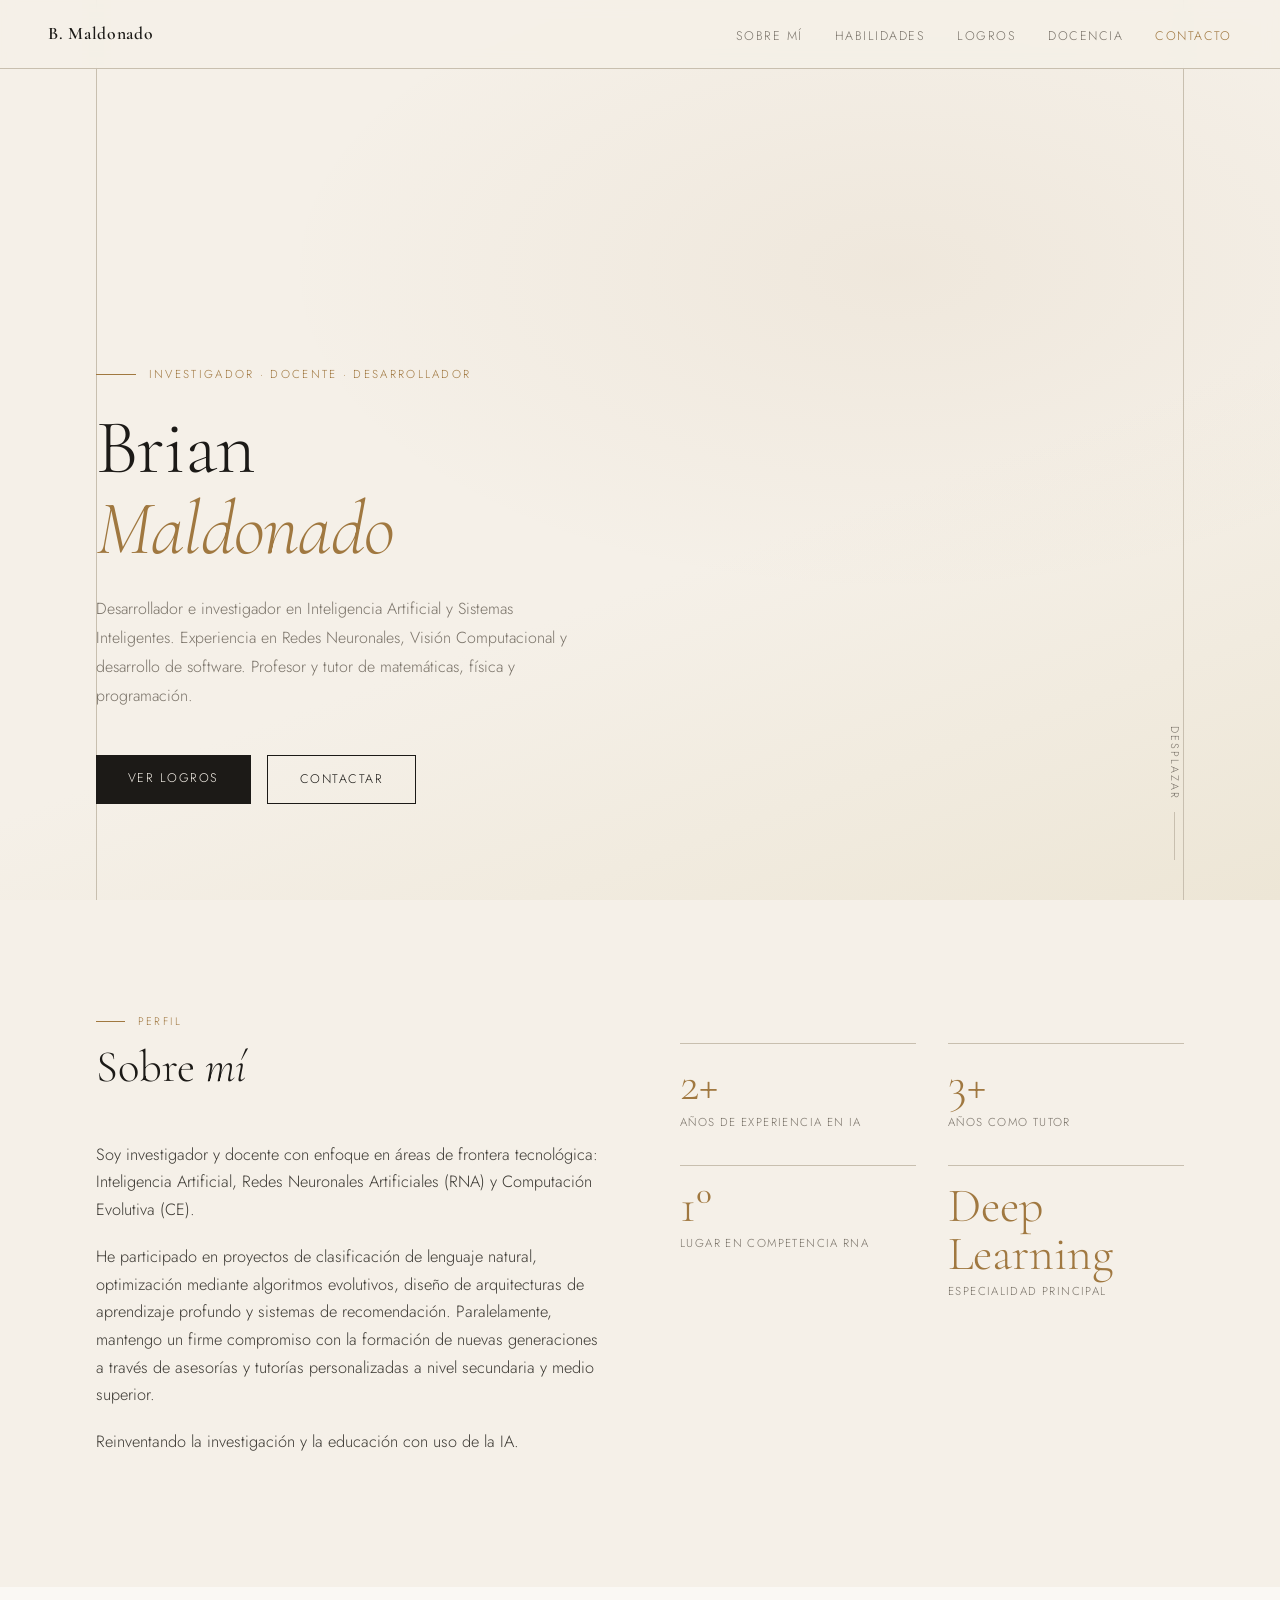
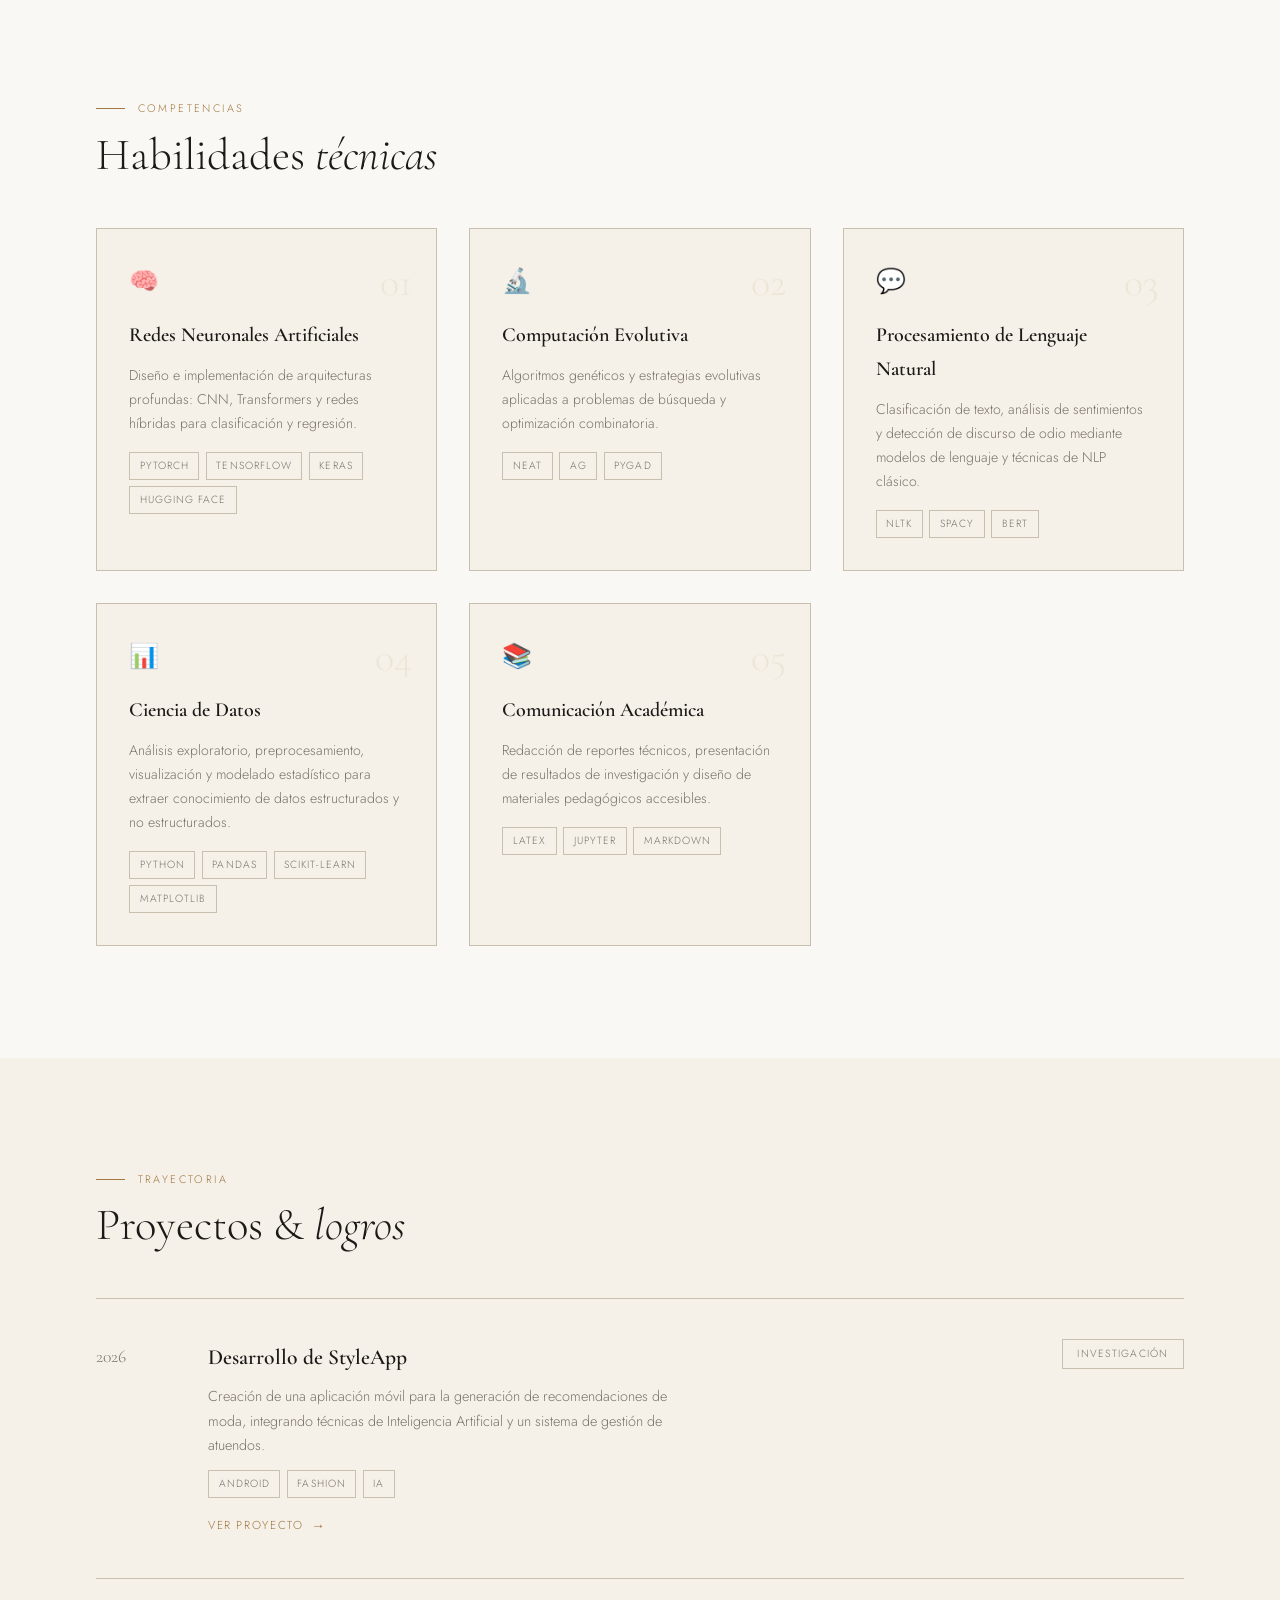
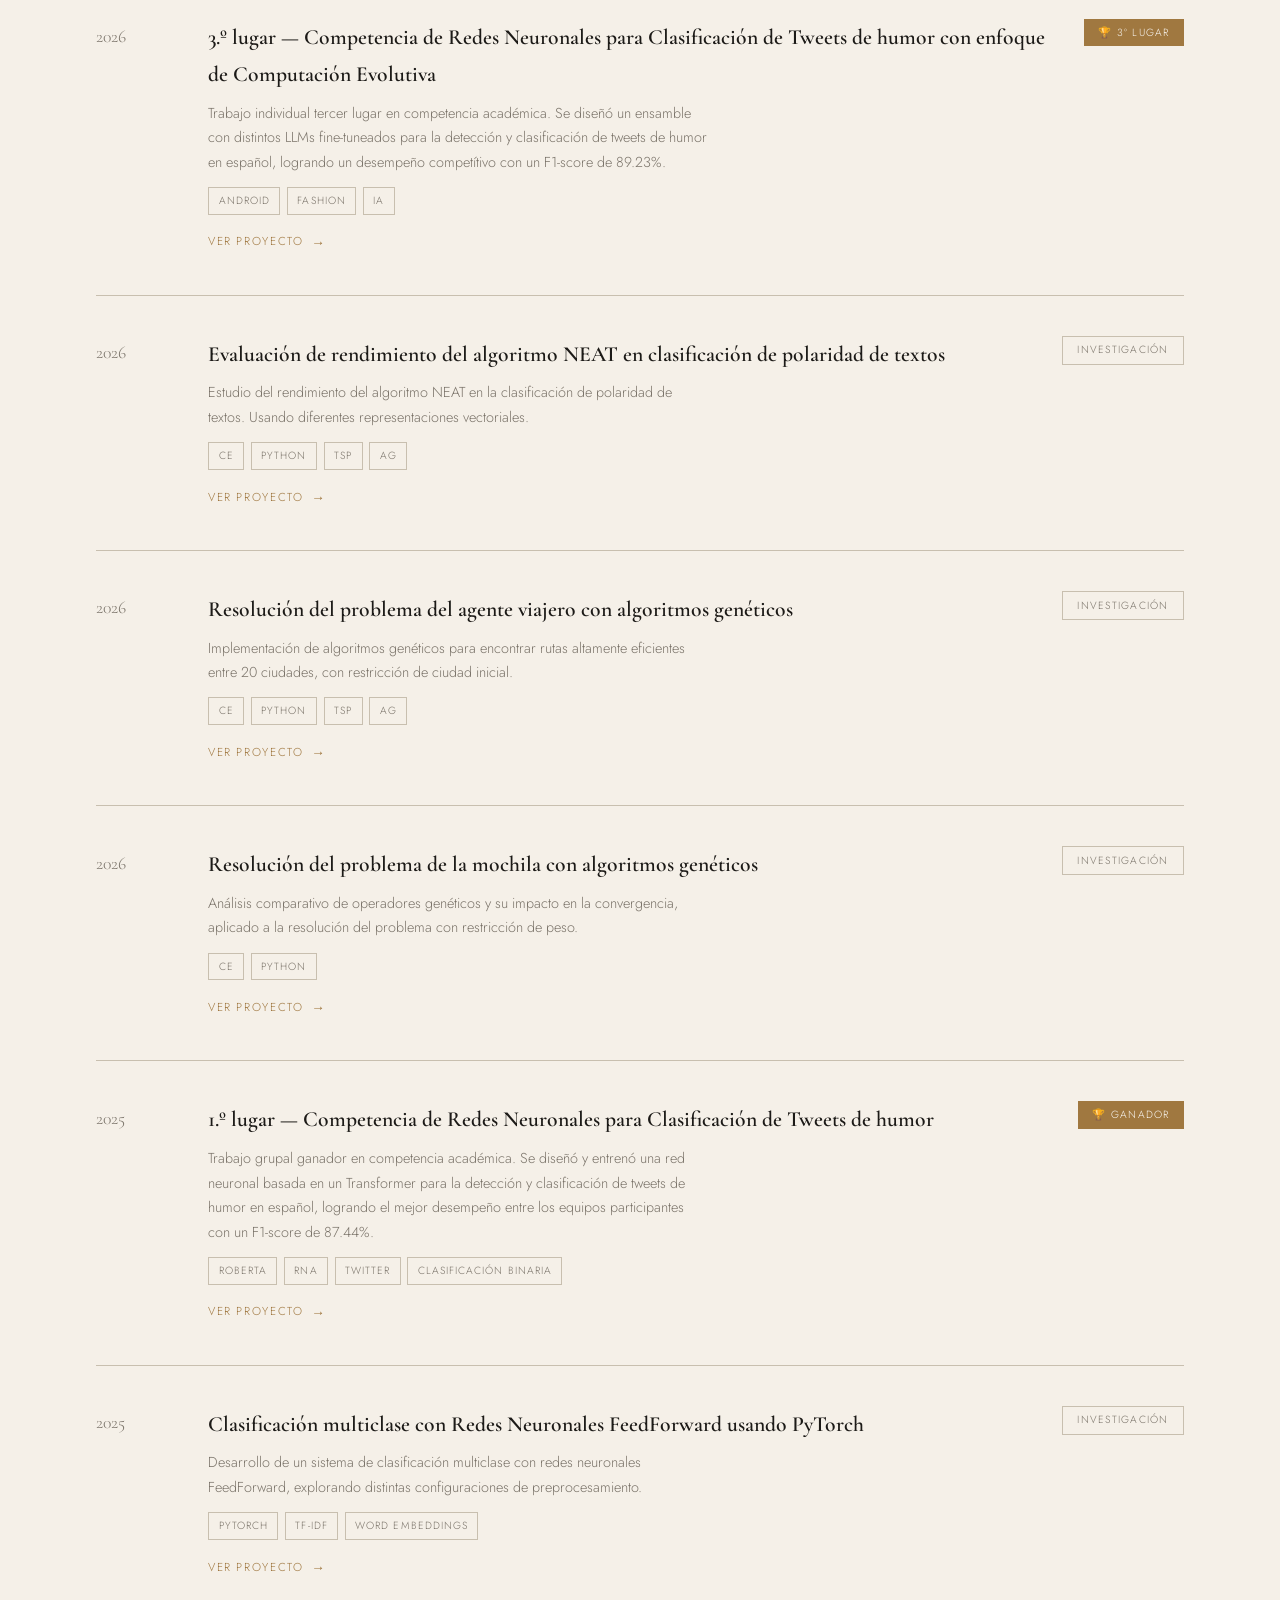
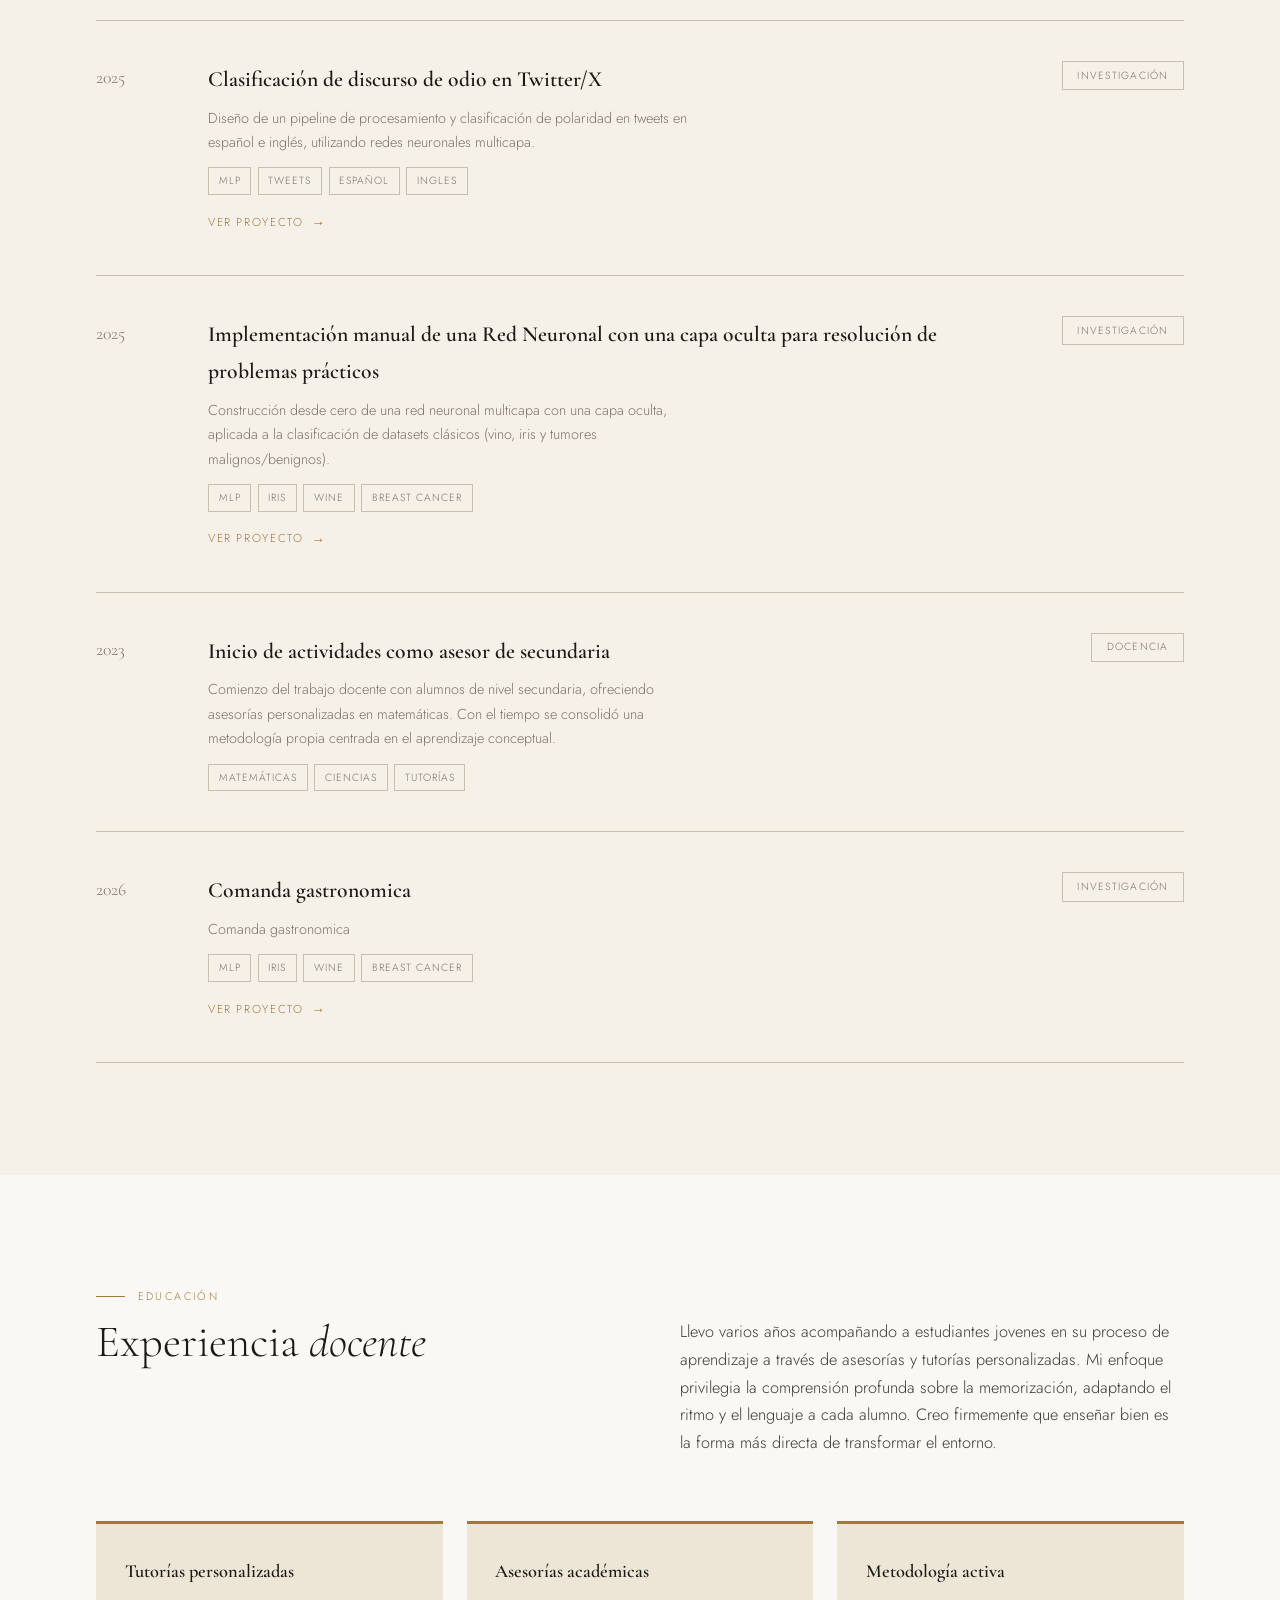
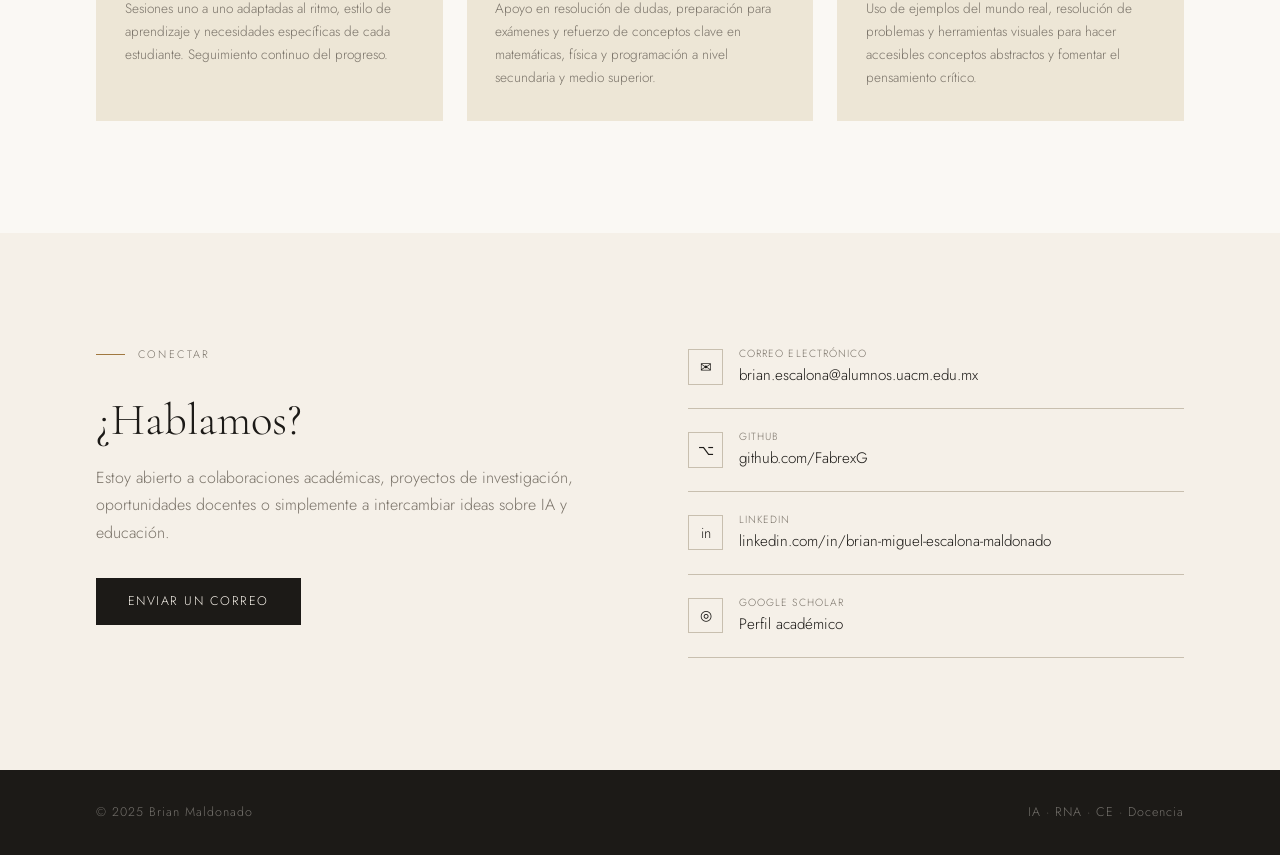
<file: index.html>
<!DOCTYPE html>
<html lang="es">
<head>
  <meta charset="UTF-8" />
  <meta name="viewport" content="width=device-width, initial-scale=1.0"/>
  <title>Brian Maldonado — IA & Computación Evolutiva</title>
  <link rel="preconnect" href="https://fonts.googleapis.com">
  <link href="https://fonts.googleapis.com/css2?family=Cormorant+Garamond:ital,wght@0,300;0,400;0,600;1,300;1,400&family=Jost:wght@300;400;500&display=swap" rel="stylesheet">
  <link rel="stylesheet" href="style.css">
  
</head>
<body>

<!-- NAV -->
<nav>
  <a href="#" class="nav-logo">B. Maldonado</a>
  <ul class="nav-links">
    <li><a href="#sobre-mi">Sobre mí</a></li>
    <li><a href="#habilidades">Habilidades</a></li>
    <li><a href="#logros">Logros</a></li>
    <li><a href="#docencia">Docencia</a></li>
    <li><a href="#contacto">Contacto</a></li>
  </ul>
</nav>

<!-- HERO -->
<header>
  <div class="hero-bg"></div>
  <div class="hero-rule"></div>
  <div class="hero-content">
    <p class="hero-tag">Investigador · Docente · Desarrollador</p>
    <h1>Brian<br><em>Maldonado</em></h1>
    <p class="hero-sub">
      Desarrollador e investigador en Inteligencia Artificial y Sistemas Inteligentes.
      Experiencia en Redes Neuronales, Visión Computacional y desarrollo de software.
      Profesor y tutor de matemáticas, física y programación.
    </p>
    <div class="hero-ctas">
      <a href="#logros" class="btn-primary">Ver logros</a>
      <a href="#contacto" class="btn-outline">Contactar</a>
    </div>
  </div>
  <span class="scroll-hint">Desplazar</span>
</header>

<!-- SOBRE MÍ -->
<section id="sobre-mi">
  <p class="section-label">Perfil</p>
  <div class="about-grid">
    <div class="about-text fade-up">
      <h2>Sobre <em>mí</em></h2>
      <p>
        Soy investigador y docente con enfoque en áreas de frontera tecnológica: Inteligencia Artificial,
        Redes Neuronales Artificiales (RNA) y Computación Evolutiva (CE). 
      </p>
      <p>
        He participado en proyectos de clasificación de lenguaje natural, optimización mediante
        algoritmos evolutivos, diseño de arquitecturas de aprendizaje profundo y sistemas de recomendación. Paralelamente,
        mantengo un firme compromiso con la formación de nuevas generaciones a través de asesorías
        y tutorías personalizadas a nivel secundaria y medio superior.
      </p>
      <p>
        Reinventando la investigación y la educación con uso de la IA. 
      </p>
    </div>
    <div class="about-stats fade-up">
      <div class="stat-item">
        <div class="stat-number">2+</div>
        <div class="stat-label">Años de experiencia en IA</div>
      </div>
      <div class="stat-item">
        <div class="stat-number">3+</div>
        <div class="stat-label">Años como tutor</div>
      </div>
      <div class="stat-item">
        <div class="stat-number">1°</div>
        <div class="stat-label">Lugar en competencia RNA</div>
      </div>
      <div class="stat-item">
        <div class="stat-number">Deep Learning</div>
        <div class="stat-label">Especialidad principal</div>
      </div>
    </div>
  </div>
</section>

<!-- HABILIDADES -->
<section id="habilidades">
  <p class="section-label">Competencias</p>
  <h2>Habilidades <em>técnicas</em></h2>
  <div class="skills-grid">

    <div class="skill-card fade-up" data-num="01">
      <div class="skill-icon">🧠</div>
      <h3>Redes Neuronales Artificiales</h3>
      <p>Diseño e implementación de arquitecturas profundas: CNN, Transformers y redes híbridas para clasificación y regresión.</p>
      <div class="skill-tags">
        <span class="tag">PyTorch</span>
        <span class="tag">TensorFlow</span>
        <span class="tag">Keras</span>
        <span class="tag">Hugging Face</span>
      </div>
    </div>

    <div class="skill-card fade-up" data-num="02">
      <div class="skill-icon">🔬</div>
      <h3>Computación Evolutiva</h3>
      <p>Algoritmos genéticos y estrategias evolutivas aplicadas a problemas de búsqueda y optimización combinatoria.</p>
      <div class="skill-tags">
        <span class="tag">NEAT</span>
        <span class="tag">AG</span>
        <span class="tag">PyGAD</span>
      </div>
    </div>

    <div class="skill-card fade-up" data-num="03">
      <div class="skill-icon">💬</div>
      <h3>Procesamiento de Lenguaje Natural</h3>
      <p>Clasificación de texto, análisis de sentimientos y detección de discurso de odio mediante modelos de lenguaje y técnicas de NLP clásico.</p>
      <div class="skill-tags">
        <span class="tag">NLTK</span>
        <span class="tag">spaCy</span>
        <span class="tag">BERT</span>
      </div>
    </div>

    <div class="skill-card fade-up" data-num="04">
      <div class="skill-icon">📊</div>
      <h3>Ciencia de Datos</h3>
      <p>Análisis exploratorio, preprocesamiento, visualización y modelado estadístico para extraer conocimiento de datos estructurados y no estructurados.</p>
      <div class="skill-tags">
        <span class="tag">Python</span>
        <span class="tag">Pandas</span>
        <span class="tag">Scikit-learn</span>
        <span class="tag">Matplotlib</span>
      </div>
    </div>

    <div class="skill-card fade-up" data-num="05">
      <div class="skill-icon">📚</div>
      <h3>Comunicación Académica</h3>
      <p>Redacción de reportes técnicos, presentación de resultados de investigación y diseño de materiales pedagógicos accesibles.</p>
      <div class="skill-tags">
        <span class="tag">LaTeX</span>
        <span class="tag">Jupyter</span>
        <span class="tag">Markdown</span>
      </div>
    </div>

  </div>
</section>

<!-- LOGROS -->
<section id="logros">
  <p class="section-label">Trayectoria</p>
  <h2>Proyectos & <em>logros</em></h2>
  <div class="projects-list">

     <div class="project-item fade-up">
      <div class="project-year">2026</div>
      <div class="project-body">
        <h3>Desarrollo de StyleApp</h3>
        <p>Creación de una aplicación móvil para la generación de recomendaciones de moda, integrando técnicas de Inteligencia Artificial y un sistema de gestión de atuendos.</p>
        <div class="skill-tags" style="margin-top:0.8rem;">
          <span class="tag">Android</span><span class="tag">Fashion</span><span class="tag">IA</span>
        </div>
        <a href="projects/styleapp.html" class="project-link">Ver proyecto</a>
      </div>
      <div class="project-badge alt">Investigación</div>
    </div>


    <div class="project-item fade-up">
      <div class="project-year">2026</div>
      <div class="project-body">
        <h3>3.º lugar — Competencia de Redes Neuronales para Clasificación de  Tweets de humor con enfoque de Computación Evolutiva</h3>
        <p>Trabajo individual tercer lugar en competencia académica. Se diseñó un ensamble con distintos LLMs fine-tuneados para la detección y clasificación de tweets de humor en español, logrando un desempeño competítivo con un F1-score de  89.23%.</p>
        <div class="skill-tags" style="margin-top:0.8rem;">
          <span class="tag">Android</span><span class="tag">Fashion</span><span class="tag">IA</span>
        </div>
        <a href="projects/competencia-humor-ce.html" class="project-link">Ver proyecto</a>
      </div>
      <div class="project-badge">🏆 3º lugar</div>
    </div>


    <div class="project-item fade-up">
      <div class="project-year">2026</div>
      <div class="project-body">
        <h3>Evaluación de rendimiento del algoritmo NEAT en clasificación de polaridad de textos</h3>
        <p>Estudio del rendimiento del algoritmo NEAT en la clasificación de polaridad de textos. Usando diferentes representaciones vectoriales.</p>
        <div class="skill-tags" style="margin-top:0.8rem;">
          <span class="tag">CE</span><span class="tag">Python</span><span class="tag">TSP</span><span class="tag">AG</span>
        </div>
        <a href="projects/neat-polaridad.html" class="project-link">Ver proyecto</a>
      </div>
      <div class="project-badge alt">Investigación</div>
    </div>

    <div class="project-item fade-up">
      <div class="project-year">2026</div>
      <div class="project-body">
        <h3>Resolución del problema del agente viajero con algoritmos genéticos</h3>
        <p>Implementación de algoritmos genéticos para encontrar rutas altamente eficientes entre 20 ciudades, con restricción de ciudad inicial.</p>
        <div class="skill-tags" style="margin-top:0.8rem;">
          <span class="tag">CE</span><span class="tag">Python</span><span class="tag">TSP</span><span class="tag">AG</span>
        </div>
        <a href="projects/tsp-genetico.html" class="project-link">Ver proyecto</a>
      </div>
      <div class="project-badge alt">Investigación</div>
    </div>
    
     <div class="project-item fade-up">
      <div class="project-year">2026</div>
      <div class="project-body">
        <h3>Resolución del problema de la mochila con algoritmos genéticos</h3>
        <p>Análisis comparativo de operadores genéticos y su impacto en la convergencia, aplicado a la resolución del problema con restricción de peso.</p>
        <div class="skill-tags" style="margin-top:0.8rem;">
          <span class="tag">CE</span><span class="tag">Python</span>
        </div>
        <a href="projects/mochila-genetico.html" class="project-link">Ver proyecto</a>
      </div>
      <div class="project-badge alt">Investigación</div>
    </div>

    
    <div class="project-item fade-up">
      <div class="project-year">2025</div>
      <div class="project-body">
        <h3>1.º lugar — Competencia de Redes Neuronales para Clasificación de  Tweets de humor</h3>
        <p>Trabajo grupal ganador en competencia académica. Se diseñó y entrenó una red neuronal basada en un Transformer para la detección y clasificación de tweets de humor en español, logrando el mejor desempeño entre los equipos participantes con un F1-score de 87.44%.</p>
        <div class="skill-tags" style="margin-top:0.8rem;">
          <span class="tag">ROBERTA</span><span class="tag">RNA</span><span class="tag">Twitter</span><span class="tag">Clasificación binaria</span>
        </div>
        <a href="projects/competencia-humor.html" class="project-link">Ver proyecto</a>
      </div>
      <div class="project-badge">🏆 Ganador</div>
    </div>

    <div class="project-item fade-up">
      <div class="project-year">2025</div>
      <div class="project-body">
        <h3> Clasificación multiclase con Redes Neuronales FeedForward usando PyTorch</h3>
        <p>Desarrollo de un sistema de clasificación multiclase con redes neuronales FeedForward, explorando distintas configuraciones de preprocesamiento.</p>
        <div class="skill-tags" style="margin-top:0.8rem;">
          <span class="tag">PyTorch</span><span class="tag">TF-IDF</span><span class="tag">Word Embeddings</span>
        </div>
        <a href="projects/feedforward-multiclase.html" class="project-link">Ver proyecto</a>
      </div>
      <div class="project-badge alt">Investigación</div>
    </div>

    <div class="project-item fade-up">
      <div class="project-year">2025</div>
      <div class="project-body">
        <h3>Clasificación de discurso de odio en Twitter/X</h3>
        <p>Diseño de un pipeline de procesamiento y clasificación de polaridad en tweets en español e inglés, utilizando redes neuronales multicapa.</p>
        <div class="skill-tags" style="margin-top:0.8rem;">
          <span class="tag">MLP</span><span class="tag">Tweets</span><span class="tag">Español</span><span class="tag">Ingles</span>
        </div>
        <a href="projects/odio-twitter.html" class="project-link">Ver proyecto</a>
      </div>
      <div class="project-badge alt">Investigación</div>
    </div>

    <div class="project-item fade-up">
      <div class="project-year">2025</div>
      <div class="project-body">
        <h3> Implementación manual de una Red Neuronal con una capa oculta para resolución de problemas prácticos</h3>
        <p>Construcción desde cero de una red neuronal multicapa con una capa oculta, aplicada a la clasificación de datasets clásicos (vino, iris y tumores malignos/benignos).</p>
        <div class="skill-tags" style="margin-top:0.8rem;">
          <span class="tag">MLP</span><span class="tag">Iris</span><span class="tag">Wine</span><span class="tag">Breast Cancer</span>
        </div>
        <a href="projects/rna-manual.html" class="project-link">Ver proyecto</a>
      </div>
      <div class="project-badge alt">Investigación</div>
    </div>

    <div class="project-item fade-up">
      <div class="project-year">2023</div>
      <div class="project-body">
        <h3>Inicio de actividades como asesor de secundaria</h3>
        <p>Comienzo del trabajo docente con alumnos de nivel secundaria, ofreciendo asesorías personalizadas en matemáticas. Con el tiempo se consolidó una metodología propia centrada en el aprendizaje conceptual.</p>
        <div class="skill-tags" style="margin-top:0.8rem;">
          <span class="tag">Matemáticas</span><span class="tag">Ciencias</span><span class="tag">Tutorías</span>
        </div>
      </div>
      <div class="project-badge alt">Docencia</div>
    </div>

    <div class="project-item fade-up">
      <div class="project-year">2026</div>
      <div class="project-body">
        <h3> Comanda gastronomica</h3>
        <p>Comanda gastronomica</p>
        <div class="skill-tags" style="margin-top:0.8rem;">
          <span class="tag">MLP</span><span class="tag">Iris</span><span class="tag">Wine</span><span class="tag">Breast Cancer</span>
        </div>
        <a href="projects/comanda.html" class="project-link">Ver proyecto</a>
      </div>
      <div class="project-badge alt">Investigación</div>
    </div>


  </div>
</section>

<!-- DOCENCIA -->
<section id="docencia">
  <p class="section-label">Educación</p>
  <div class="teaching-intro fade-up">
    <h2>Experiencia <em>docente</em></h2>
    <p>
      Llevo varios años acompañando a estudiantes jovenes en su proceso de aprendizaje a través de
      asesorías y tutorías personalizadas. Mi enfoque privilegia la comprensión profunda sobre la memorización,
      adaptando el ritmo y el lenguaje a cada alumno. Creo firmemente que enseñar bien es la forma más
      directa de transformar el entorno.
    </p>
  </div>
  <div class="teaching-cards">

    <div class="teaching-card fade-up">
      <h3>Tutorías personalizadas</h3>
      <p>Sesiones uno a uno adaptadas al ritmo, estilo de aprendizaje y necesidades específicas de cada estudiante. Seguimiento continuo del progreso.</p>
    </div>

    <div class="teaching-card fade-up">
      <h3>Asesorías académicas</h3>
      <p>Apoyo en resolución de dudas, preparación para exámenes y refuerzo de conceptos clave en matemáticas, física y programación a nivel secundaria y medio superior.</p>
    </div>

    <div class="teaching-card fade-up">
      <h3>Metodología activa</h3>
      <p>Uso de ejemplos del mundo real, resolución de problemas y herramientas visuales para hacer accesibles conceptos abstractos y fomentar el pensamiento crítico.</p>
    </div>

  </div>
</section>

<!-- CONTACTO -->
<section id="contacto">
  <div class="contact-grid">
    <div class="contact-text fade-up">
      <p class="section-label">Conectar</p>
      <h2>¿Hablamos?</h2>
      <p>
        Estoy abierto a colaboraciones académicas, proyectos de investigación, oportunidades
        docentes o simplemente a intercambiar ideas sobre IA y educación.
      </p>
      <a href="mailto:brian.escalona@alumnos.uacm.edu.mx" class="btn-primary">Enviar un correo</a>
    </div>
    <div class="contact-links fade-up">

      <a href="mailto:brian.escalona@alumnos.uacm.edu.mx" class="contact-link">
        <div class="contact-link-icon">✉</div>
        <div>
          <span class="contact-link-label">Correo electrónico</span>
          <span class="contact-link-value">brian.escalona@alumnos.uacm.edu.mx</span>
        </div>
      </a>

      <a href="https://github.com/FabrexG" target="_blank" class="contact-link">
        <div class="contact-link-icon">⌥</div>
        <div>
          <span class="contact-link-label">GitHub</span>
          <span class="contact-link-value">github.com/FabrexG</span>
        </div>
      </a>

      <a href="https://www.linkedin.com/in/brian-miguel-escalona-maldonado/" target="_blank" class="contact-link">
        <div class="contact-link-icon">in</div>
        <div>
          <span class="contact-link-label">LinkedIn</span>
          <span class="contact-link-value">linkedin.com/in/brian-miguel-escalona-maldonado</span>
        </div>
      </a>

      <a href="https://scholar.google.com" target="_blank" class="contact-link">
        <div class="contact-link-icon">◎</div>
        <div>
          <span class="contact-link-label">Google Scholar</span>
          <span class="contact-link-value">Perfil académico</span>
        </div>
      </a>

    </div>
  </div>
</section>

<!-- FOOTER -->
<footer>
  <span>© 2025 Brian Maldonado</span>
  <span>IA · RNA · CE · Docencia</span>
</footer>

<script>
  // Fade-up on scroll
  const obs = new IntersectionObserver((entries) => {
    entries.forEach((e, i) => {
      if (e.isIntersecting) {
        setTimeout(() => e.target.classList.add('visible'), i * 80);
        obs.unobserve(e.target);
      }
    });
  }, { threshold: 0.12 });

  document.querySelectorAll('.fade-up').forEach(el => obs.observe(el));

  // Smooth nav highlight
  const sections = document.querySelectorAll('section[id]');
  const navLinks = document.querySelectorAll('.nav-links a');
  const navObs = new IntersectionObserver((entries) => {
    entries.forEach(e => {
      if (e.isIntersecting) {
        navLinks.forEach(l => l.style.color = '');
        const active = document.querySelector(`.nav-links a[href="#${e.target.id}"]`);
        if (active) active.style.color = 'var(--gold)';
      }
    });
  }, { threshold: 0.5 });
  sections.forEach(s => navObs.observe(s));
</script>
</body>
</html>
</file>
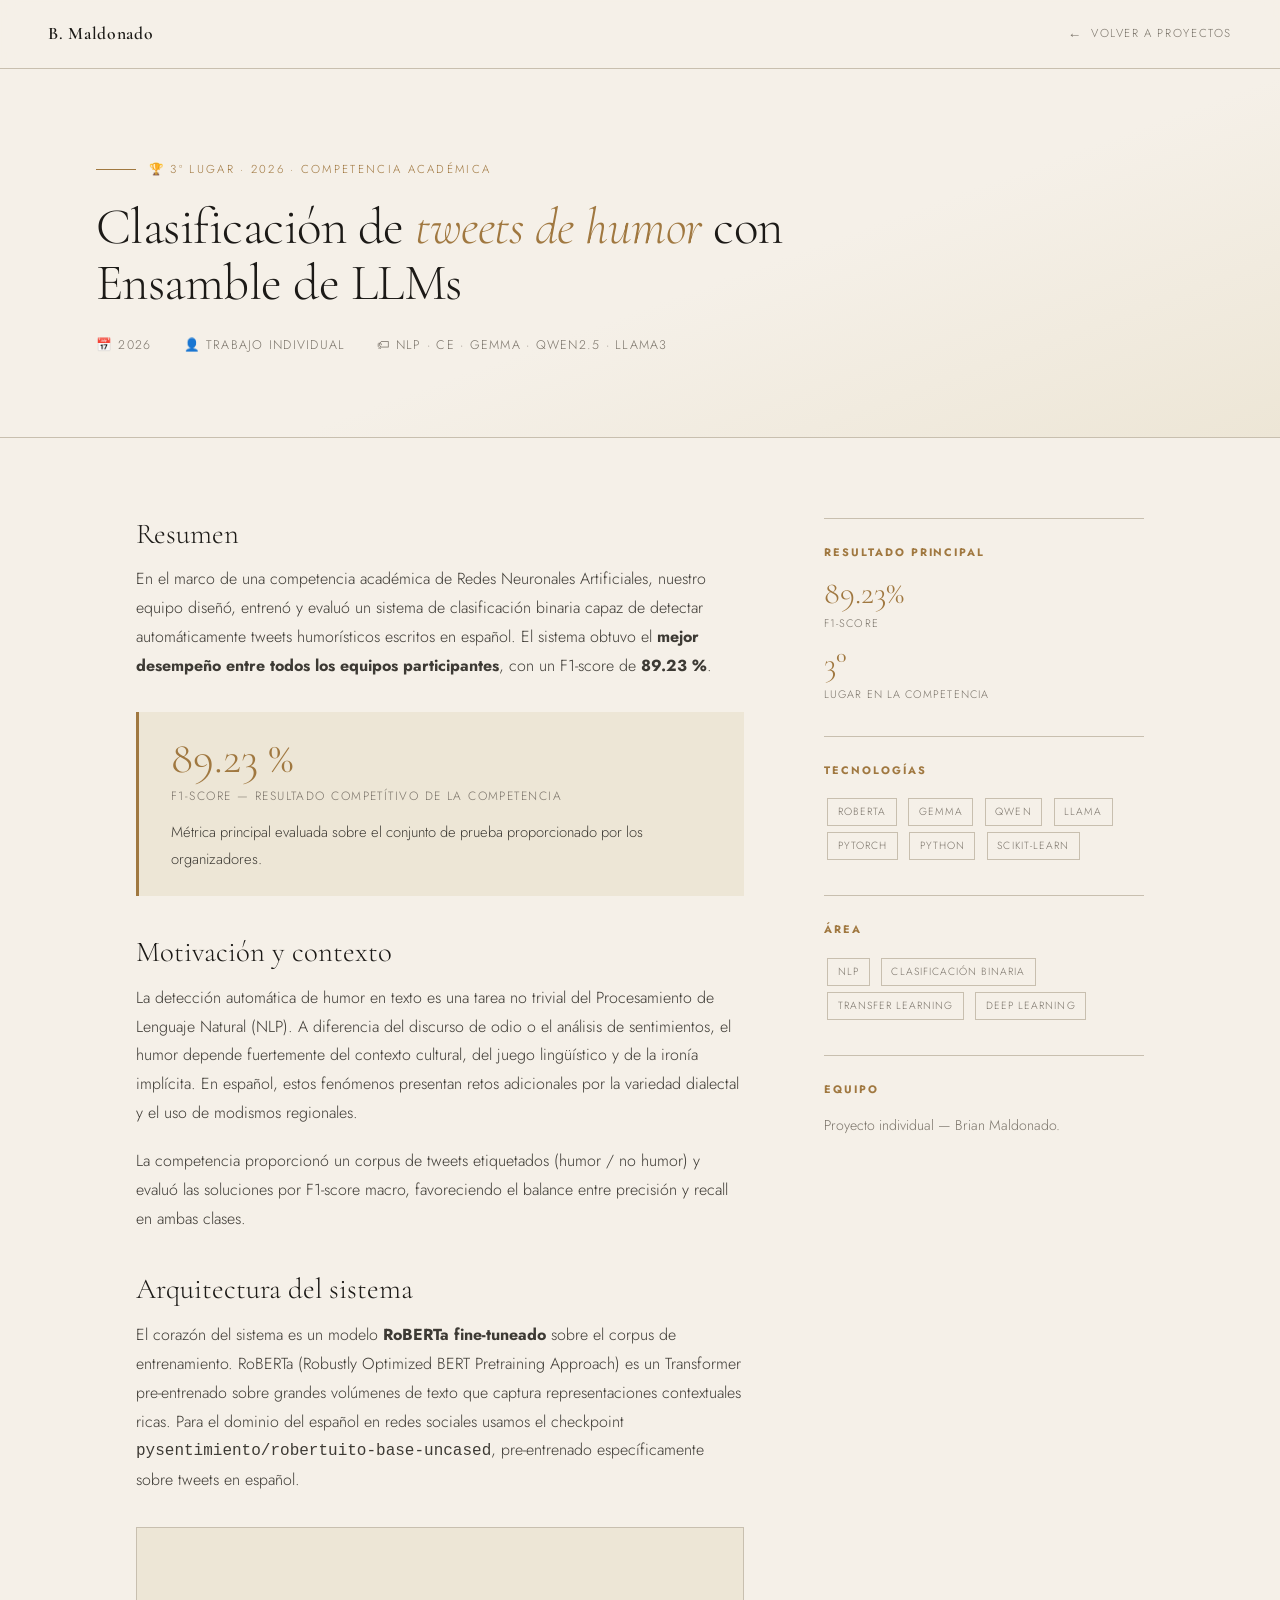
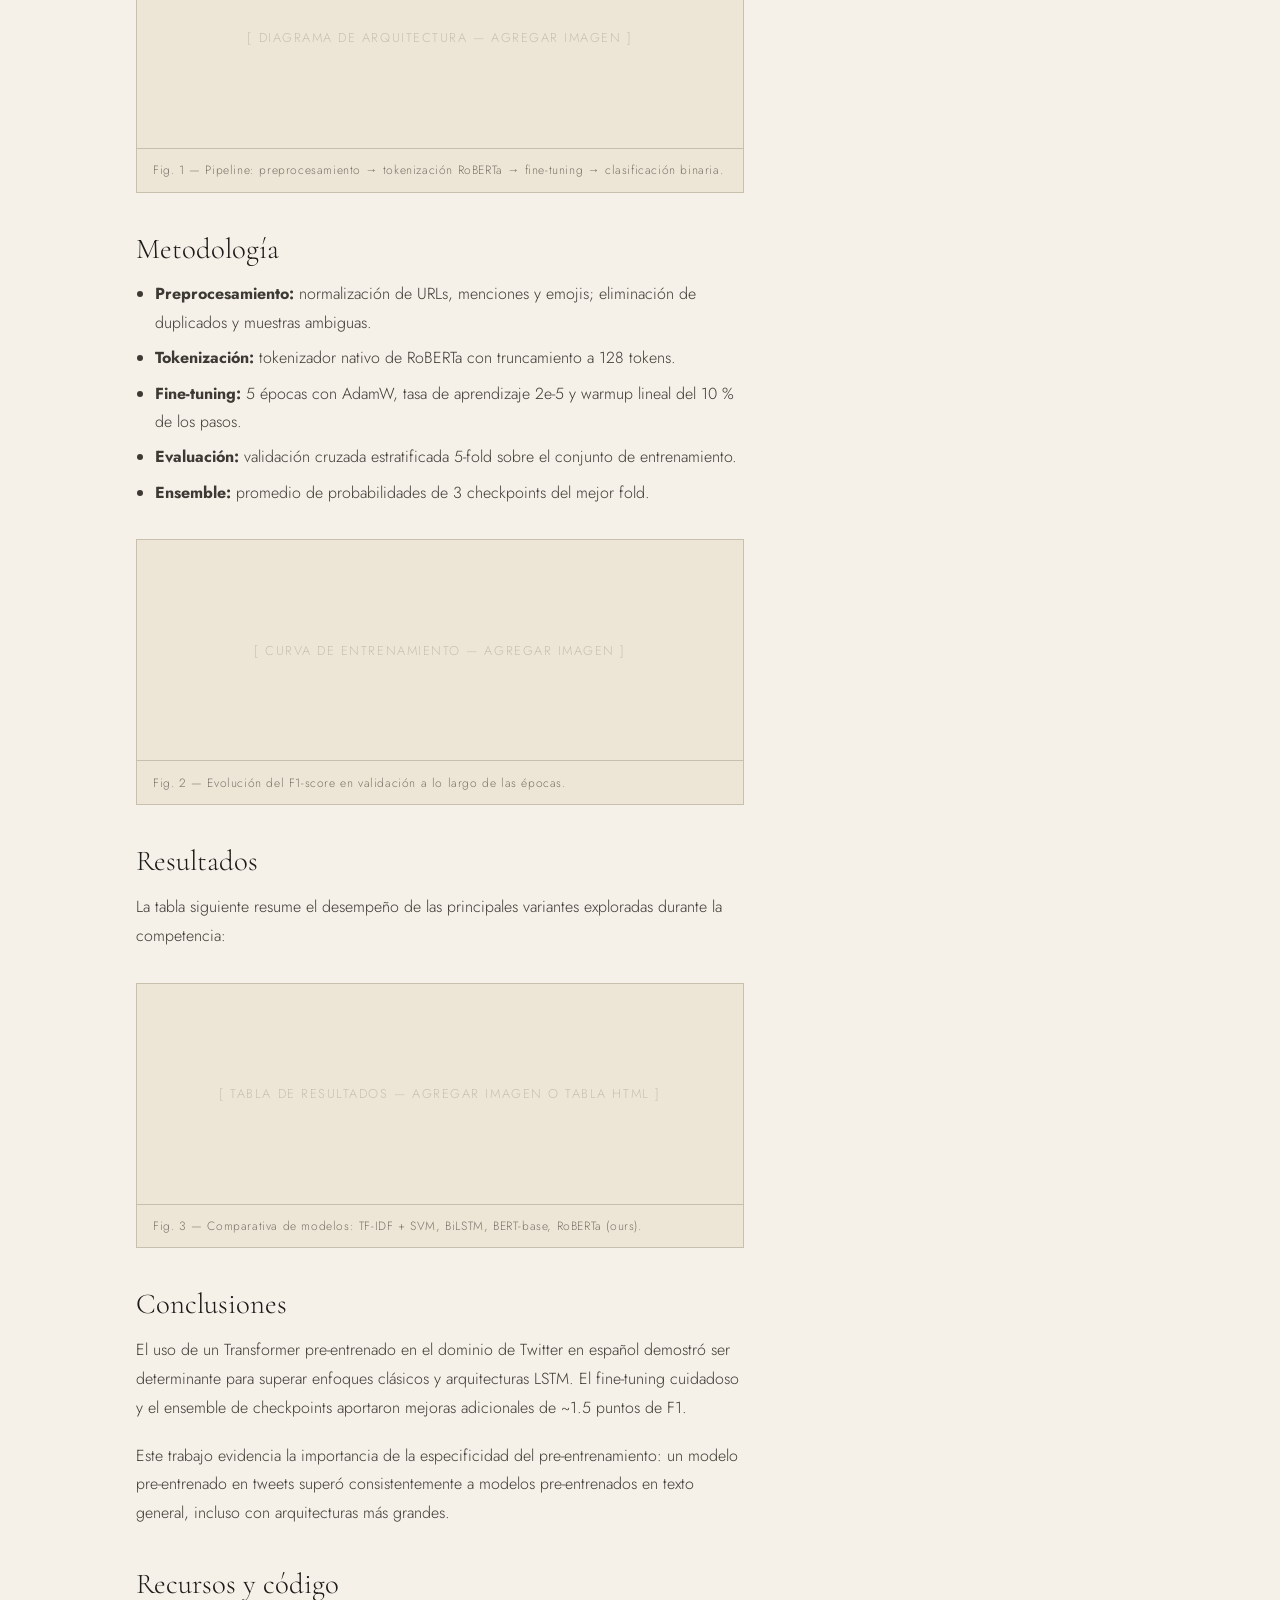
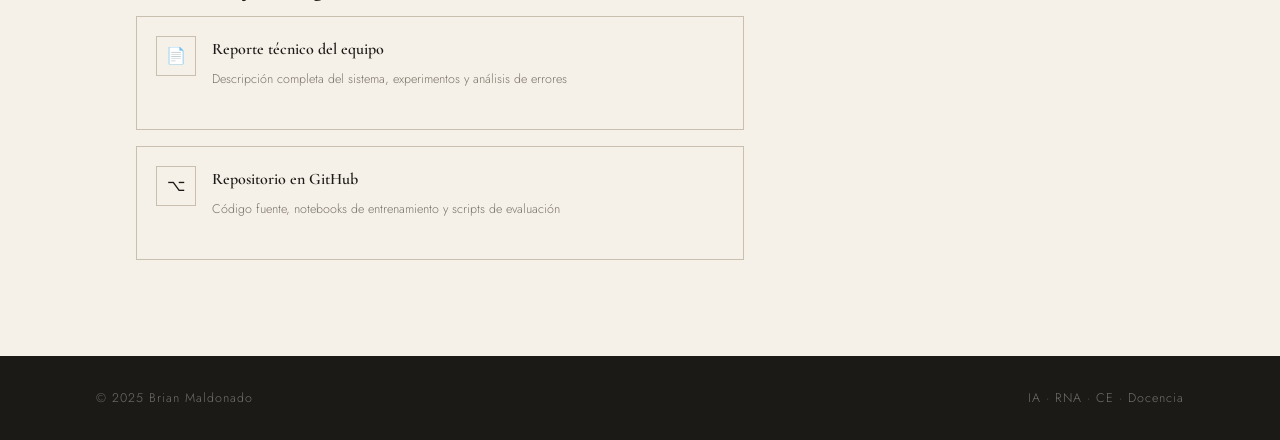
<file: projects/competencia-humor-ce.html>
<!DOCTYPE html>
<html lang="es">
<head>
  <meta charset="UTF-8"/>
  <meta name="viewport" content="width=device-width, initial-scale=1.0"/>
  <title>Competencia CE — Tweets de Humor · Brian Maldonado</title>
  <link rel="preconnect" href="https://fonts.googleapis.com">
  <link href="https://fonts.googleapis.com/css2?family=Cormorant+Garamond:ital,wght@0,300;0,400;0,600;1,300;1,400&family=Jost:wght@300;400;500&display=swap" rel="stylesheet">
  <link rel="stylesheet" href="../style.css">
</head>
<body>

<nav class="detail-nav">
  <a href="../index.html" class="nav-logo">B. Maldonado</a>
  <a href="../index.html#logros" class="back-link">Volver a proyectos</a>
</nav>

<div class="detail-hero">
  <p class="hero-tag">🏆 3º lugar · 2026 · Competencia académica</p>
  <h1>Clasificación de <em>tweets de humor</em> con Ensamble de LLMs</h1>
  <div class="detail-meta">
    <span>📅 2026</span>
    <span>👤 Trabajo individual</span>
    <span>🏷 NLP · CE · Gemma · Qwen2.5 · Llama3</span>
  </div>
</div>

<div class="detail-body">

  <!-- CONTENIDO PRINCIPAL -->
  <article class="detail-content fade-up">

    <h2>Resumen</h2>
    <p>
      En el marco de una competencia académica de Redes Neuronales Artificiales, nuestro equipo diseñó,
      entrenó y evaluó un sistema de clasificación binaria capaz de detectar automáticamente tweets
      humorísticos escritos en español. El sistema obtuvo el <strong>mejor desempeño entre todos los
      equipos participantes</strong>, con un F1-score de <strong>89.23 %</strong>.
    </p>

    <div class="result-box">
      <div class="result-number">89.23 %</div>
      <div class="result-label">F1-score —  Resultado competítivo de la competencia</div>
      <p>Métrica principal evaluada sobre el conjunto de prueba proporcionado por los organizadores.</p>
    </div>

    <h2>Motivación y contexto</h2>
    <p>
      La detección automática de humor en texto es una tarea no trivial del Procesamiento de Lenguaje Natural
      (NLP). A diferencia del discurso de odio o el análisis de sentimientos, el humor depende fuertemente
      del contexto cultural, del juego lingüístico y de la ironía implícita. En español, estos fenómenos
      presentan retos adicionales por la variedad dialectal y el uso de modismos regionales.
    </p>
    <p>
      La competencia proporcionó un corpus de tweets etiquetados (humor / no humor) y evaluó
      las soluciones por F1-score macro, favoreciendo el balance entre precisión y recall en ambas clases.
    </p>

    <h2>Arquitectura del sistema</h2>
    <p>
      El corazón del sistema es un modelo <strong>RoBERTa fine-tuneado</strong> sobre el corpus de
      entrenamiento. RoBERTa (Robustly Optimized BERT Pretraining Approach) es un Transformer
      pre-entrenado sobre grandes volúmenes de texto que captura representaciones contextuales ricas.
      Para el dominio del español en redes sociales usamos el checkpoint
      <code>pysentimiento/robertuito-base-uncased</code>, pre-entrenado específicamente sobre tweets en español.
    </p>

    <figure class="detail-image">
      <div class="img-placeholder">[ Diagrama de arquitectura — agregar imagen ]</div>
      <figcaption>Fig. 1 — Pipeline: preprocesamiento → tokenización RoBERTa → fine-tuning → clasificación binaria.</figcaption>
    </figure>

    <h2>Metodología</h2>
    <ul>
      <li><strong>Preprocesamiento:</strong> normalización de URLs, menciones y emojis; eliminación de duplicados y muestras ambiguas.</li>
      <li><strong>Tokenización:</strong> tokenizador nativo de RoBERTa con truncamiento a 128 tokens.</li>
      <li><strong>Fine-tuning:</strong> 5 épocas con AdamW, tasa de aprendizaje 2e-5 y warmup lineal del 10 % de los pasos.</li>
      <li><strong>Evaluación:</strong> validación cruzada estratificada 5-fold sobre el conjunto de entrenamiento.</li>
      <li><strong>Ensemble:</strong> promedio de probabilidades de 3 checkpoints del mejor fold.</li>
    </ul>

    <figure class="detail-image">
      <div class="img-placeholder">[ Curva de entrenamiento — agregar imagen ]</div>
      <figcaption>Fig. 2 — Evolución del F1-score en validación a lo largo de las épocas.</figcaption>
    </figure>

    <h2>Resultados</h2>
    <p>
      La tabla siguiente resume el desempeño de las principales variantes exploradas durante la competencia:
    </p>

    <figure class="detail-image">
      <div class="img-placeholder">[ Tabla de resultados — agregar imagen o tabla HTML ]</div>
      <figcaption>Fig. 3 — Comparativa de modelos: TF-IDF + SVM, BiLSTM, BERT-base, RoBERTa (ours).</figcaption>
    </figure>

    <h2>Conclusiones</h2>
    <p>
      El uso de un Transformer pre-entrenado en el dominio de Twitter en español demostró ser
      determinante para superar enfoques clásicos y arquitecturas LSTM. El fine-tuning cuidadoso
      y el ensemble de checkpoints aportaron mejoras adicionales de ~1.5 puntos de F1.
    </p>
    <p>
      Este trabajo evidencia la importancia de la especificidad del pre-entrenamiento: un modelo
      pre-entrenado en tweets superó consistentemente a modelos pre-entrenados en texto general,
      incluso con arquitecturas más grandes.
    </p>

    <h2>Recursos y código</h2>

    <a href="https://drive.google.com/file/d/1n8k27zuFK4TLp_2jHCWzLaT8vQDuIbW_/view?usp=sharing" class="paper-card">
      <div class="paper-icon">📄</div>
      <div>
        <h4>Reporte técnico del equipo</h4>
        <p>Descripción completa del sistema, experimentos y análisis de errores</p>
      </div>
    </a>

    <a href="https://github.com/FabrexG" target="_blank" class="paper-card">
      <div class="paper-icon">⌥</div>
      <div>
        <h4>Repositorio en GitHub</h4>
        <p>Código fuente, notebooks de entrenamiento y scripts de evaluación</p>
      </div>
    </a>

  </article>

  <!-- SIDEBAR -->
  <aside class="detail-sidebar fade-up">

    <div class="sidebar-block">
      <h3>Resultado principal</h3>
      <div class="sidebar-stat">
        <div class="stat-number">89.23%</div>
        <div class="stat-label">F1-score</div>
      </div>
      <div class="sidebar-stat">
        <div class="stat-number">3°</div>
        <div class="stat-label">Lugar en la competencia</div>
      </div>
    </div>

    <div class="sidebar-block">
      <h3>Tecnologías</h3>
      <span class="tag">RoBERTa</span>
      <span class="tag">Gemma</span>
      <span class="tag">Qwen</span>
      <span class="tag">Llama</span>
      <span class="tag">PyTorch</span>
      <span class="tag">Python</span>
      <span class="tag">Scikit-learn</span>
    </div>

    <div class="sidebar-block">
      <h3>Área</h3>
      <span class="tag">NLP</span>
      <span class="tag">Clasificación binaria</span>
      <span class="tag">Transfer Learning</span>
      <span class="tag">Deep Learning</span>
    </div>

    <div class="sidebar-block">
      <h3>Equipo</h3>
      <p style="font-size:0.88rem; color:var(--muted);">Proyecto individual — Brian Maldonado.</p>
    </div>

  </aside>

</div>

<footer>
  <span>© 2025 Brian Maldonado</span>
  <span>IA · RNA · CE · Docencia</span>
</footer>

<script>
  const obs = new IntersectionObserver((entries) => {
    entries.forEach((e, i) => {
      if (e.isIntersecting) {
        setTimeout(() => e.target.classList.add('visible'), i * 100);
        obs.unobserve(e.target);
      }
    });
  }, { threshold: 0.1 });
  document.querySelectorAll('.fade-up').forEach(el => obs.observe(el));
</script>
</body>
</html>
</file>
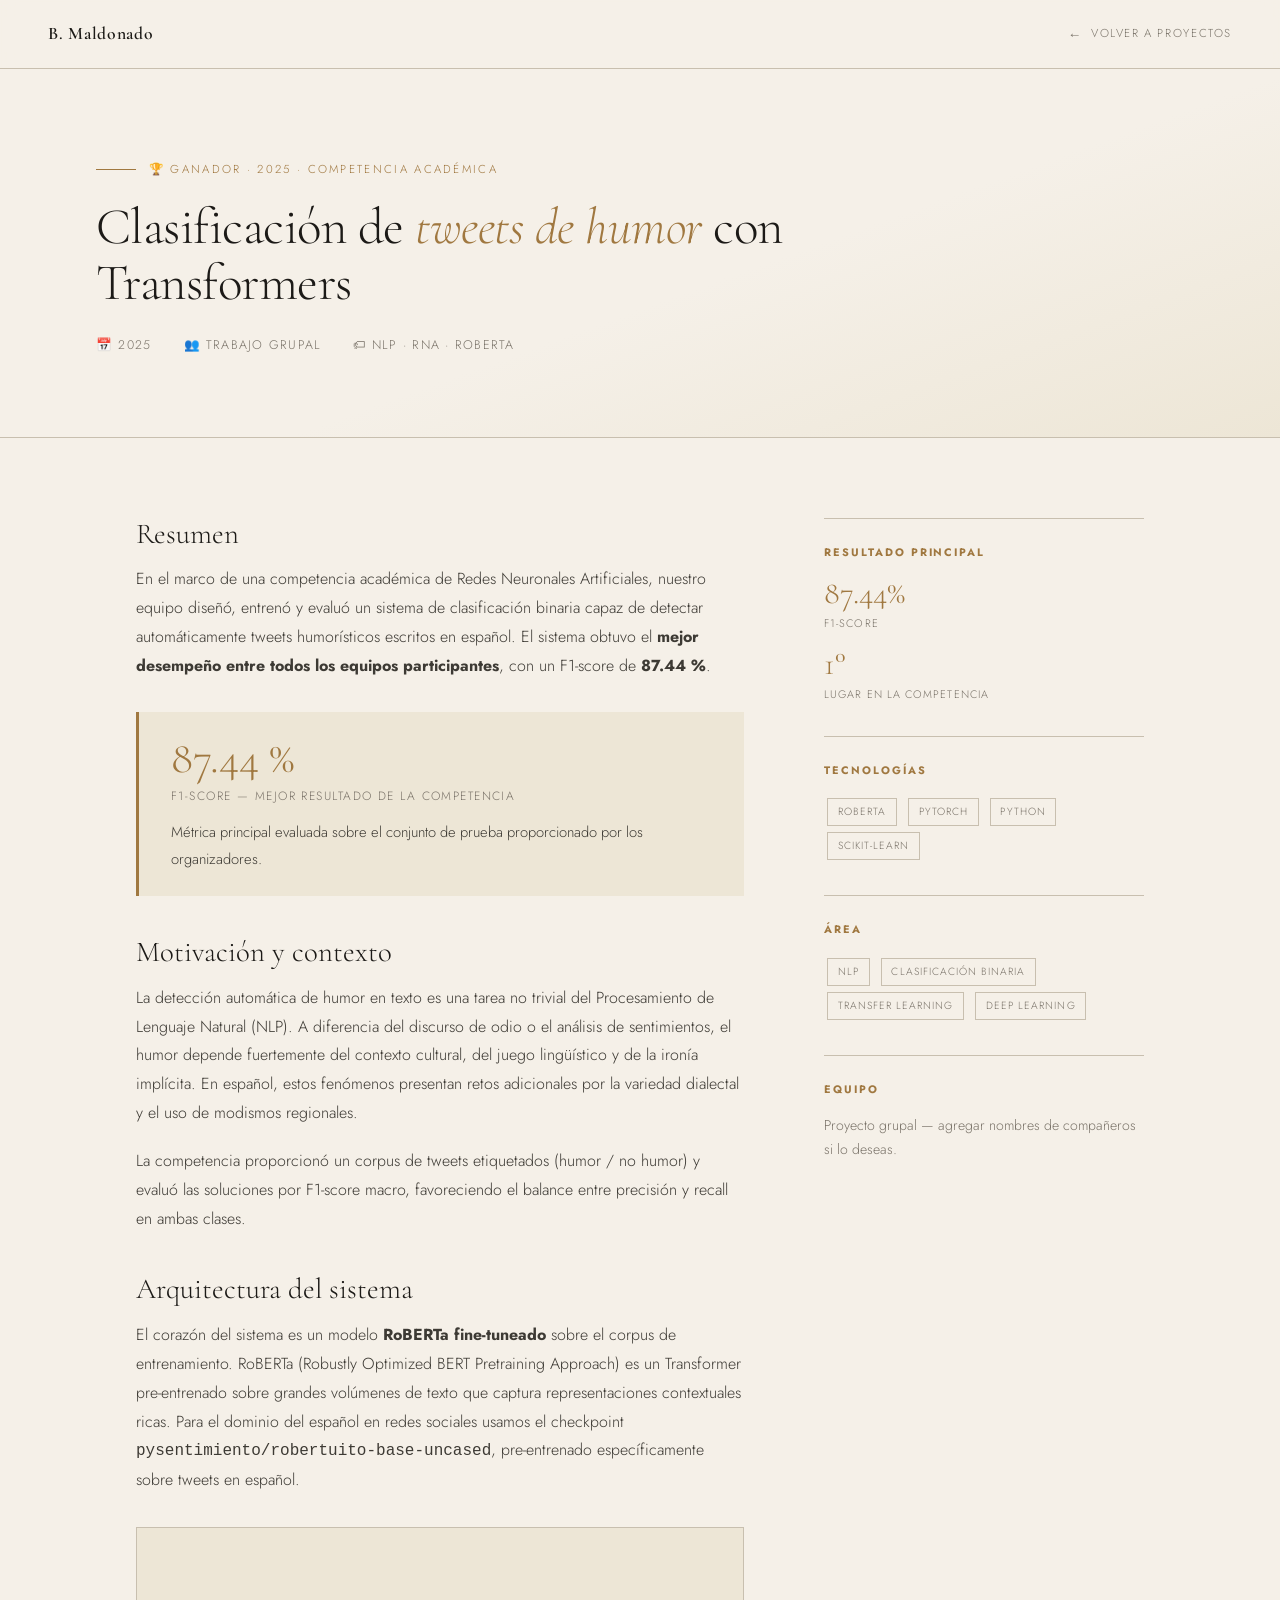
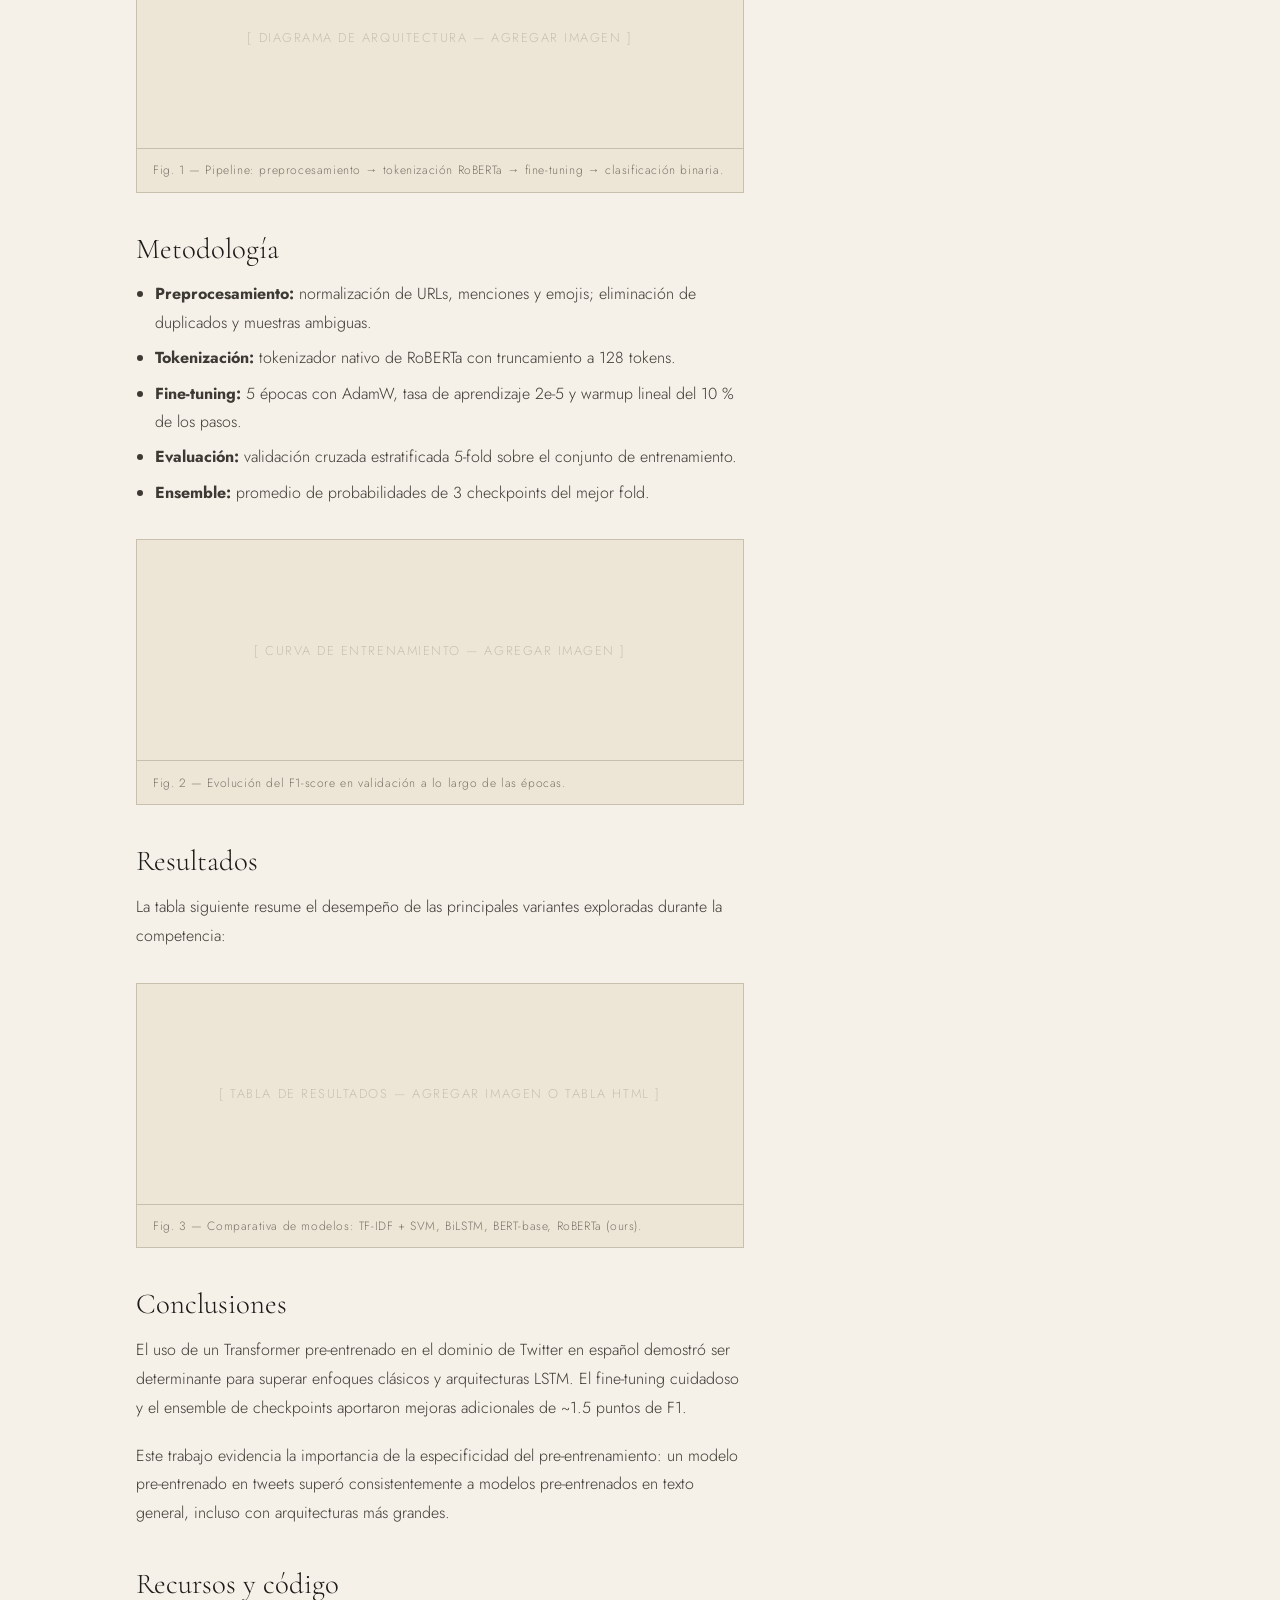
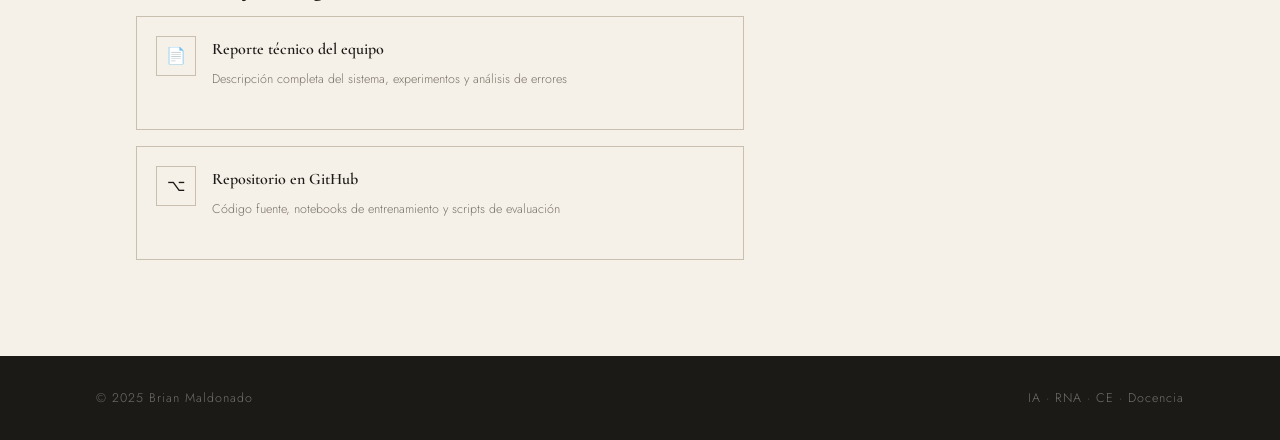
<file: projects/competencia-humor.html>
<!DOCTYPE html>
<html lang="es">
<head>
  <meta charset="UTF-8"/>
  <meta name="viewport" content="width=device-width, initial-scale=1.0"/>
  <title>Competencia RNA — Tweets de Humor · Brian Maldonado</title>
  <link rel="preconnect" href="https://fonts.googleapis.com">
  <link href="https://fonts.googleapis.com/css2?family=Cormorant+Garamond:ital,wght@0,300;0,400;0,600;1,300;1,400&family=Jost:wght@300;400;500&display=swap" rel="stylesheet">
  <link rel="stylesheet" href="../style.css">
</head>
<body>

<nav class="detail-nav">
  <a href="../index.html" class="nav-logo">B. Maldonado</a>
  <a href="../index.html#logros" class="back-link">Volver a proyectos</a>
</nav>

<div class="detail-hero">
  <p class="hero-tag">🏆 Ganador · 2025 · Competencia académica</p>
  <h1>Clasificación de <em>tweets de humor</em> con Transformers</h1>
  <div class="detail-meta">
    <span>📅 2025</span>
    <span>👥 Trabajo grupal</span>
    <span>🏷 NLP · RNA · RoBERTa</span>
  </div>
</div>

<div class="detail-body">

  <!-- CONTENIDO PRINCIPAL -->
  <article class="detail-content fade-up">

    <h2>Resumen</h2>
    <p>
      En el marco de una competencia académica de Redes Neuronales Artificiales, nuestro equipo diseñó,
      entrenó y evaluó un sistema de clasificación binaria capaz de detectar automáticamente tweets
      humorísticos escritos en español. El sistema obtuvo el <strong>mejor desempeño entre todos los
      equipos participantes</strong>, con un F1-score de <strong>87.44 %</strong>.
    </p>

    <div class="result-box">
      <div class="result-number">87.44 %</div>
      <div class="result-label">F1-score — Mejor resultado de la competencia</div>
      <p>Métrica principal evaluada sobre el conjunto de prueba proporcionado por los organizadores.</p>
    </div>

    <h2>Motivación y contexto</h2>
    <p>
      La detección automática de humor en texto es una tarea no trivial del Procesamiento de Lenguaje Natural
      (NLP). A diferencia del discurso de odio o el análisis de sentimientos, el humor depende fuertemente
      del contexto cultural, del juego lingüístico y de la ironía implícita. En español, estos fenómenos
      presentan retos adicionales por la variedad dialectal y el uso de modismos regionales.
    </p>
    <p>
      La competencia proporcionó un corpus de tweets etiquetados (humor / no humor) y evaluó
      las soluciones por F1-score macro, favoreciendo el balance entre precisión y recall en ambas clases.
    </p>

    <h2>Arquitectura del sistema</h2>
    <p>
      El corazón del sistema es un modelo <strong>RoBERTa fine-tuneado</strong> sobre el corpus de
      entrenamiento. RoBERTa (Robustly Optimized BERT Pretraining Approach) es un Transformer
      pre-entrenado sobre grandes volúmenes de texto que captura representaciones contextuales ricas.
      Para el dominio del español en redes sociales usamos el checkpoint
      <code>pysentimiento/robertuito-base-uncased</code>, pre-entrenado específicamente sobre tweets en español.
    </p>

    <figure class="detail-image">
      <div class="img-placeholder">[ Diagrama de arquitectura — agregar imagen ]</div>
      <figcaption>Fig. 1 — Pipeline: preprocesamiento → tokenización RoBERTa → fine-tuning → clasificación binaria.</figcaption>
    </figure>

    <h2>Metodología</h2>
    <ul>
      <li><strong>Preprocesamiento:</strong> normalización de URLs, menciones y emojis; eliminación de duplicados y muestras ambiguas.</li>
      <li><strong>Tokenización:</strong> tokenizador nativo de RoBERTa con truncamiento a 128 tokens.</li>
      <li><strong>Fine-tuning:</strong> 5 épocas con AdamW, tasa de aprendizaje 2e-5 y warmup lineal del 10 % de los pasos.</li>
      <li><strong>Evaluación:</strong> validación cruzada estratificada 5-fold sobre el conjunto de entrenamiento.</li>
      <li><strong>Ensemble:</strong> promedio de probabilidades de 3 checkpoints del mejor fold.</li>
    </ul>

    <figure class="detail-image">
      <div class="img-placeholder">[ Curva de entrenamiento — agregar imagen ]</div>
      <figcaption>Fig. 2 — Evolución del F1-score en validación a lo largo de las épocas.</figcaption>
    </figure>

    <h2>Resultados</h2>
    <p>
      La tabla siguiente resume el desempeño de las principales variantes exploradas durante la competencia:
    </p>

    <figure class="detail-image">
      <div class="img-placeholder">[ Tabla de resultados — agregar imagen o tabla HTML ]</div>
      <figcaption>Fig. 3 — Comparativa de modelos: TF-IDF + SVM, BiLSTM, BERT-base, RoBERTa (ours).</figcaption>
    </figure>

    <h2>Conclusiones</h2>
    <p>
      El uso de un Transformer pre-entrenado en el dominio de Twitter en español demostró ser
      determinante para superar enfoques clásicos y arquitecturas LSTM. El fine-tuning cuidadoso
      y el ensemble de checkpoints aportaron mejoras adicionales de ~1.5 puntos de F1.
    </p>
    <p>
      Este trabajo evidencia la importancia de la especificidad del pre-entrenamiento: un modelo
      pre-entrenado en tweets superó consistentemente a modelos pre-entrenados en texto general,
      incluso con arquitecturas más grandes.
    </p>

    <h2>Recursos y código</h2>

    <a href="https://drive.google.com/file/d/1Im_B02XwIYp0CZ0jaRQedmtAyRKKpbsu/view?usp=sharing" class="paper-card">
      <div class="paper-icon">📄</div>
      <div>
        <h4>Reporte técnico del equipo</h4>
        <p>Descripción completa del sistema, experimentos y análisis de errores</p>
      </div>
    </a>

    <a href="https://github.com/FabrexG" target="_blank" class="paper-card">
      <div class="paper-icon">⌥</div>
      <div>
        <h4>Repositorio en GitHub</h4>
        <p>Código fuente, notebooks de entrenamiento y scripts de evaluación</p>
      </div>
    </a>

  </article>

  <!-- SIDEBAR -->
  <aside class="detail-sidebar fade-up">

    <div class="sidebar-block">
      <h3>Resultado principal</h3>
      <div class="sidebar-stat">
        <div class="stat-number">87.44%</div>
        <div class="stat-label">F1-score</div>
      </div>
      <div class="sidebar-stat">
        <div class="stat-number">1°</div>
        <div class="stat-label">Lugar en la competencia</div>
      </div>
    </div>

    <div class="sidebar-block">
      <h3>Tecnologías</h3>
      <span class="tag">RoBERTa</span>
      <span class="tag">PyTorch</span>
      <span class="tag">Python</span>
      <span class="tag">Scikit-learn</span>
    </div>

    <div class="sidebar-block">
      <h3>Área</h3>
      <span class="tag">NLP</span>
      <span class="tag">Clasificación binaria</span>
      <span class="tag">Transfer Learning</span>
      <span class="tag">Deep Learning</span>
    </div>

    <div class="sidebar-block">
      <h3>Equipo</h3>
      <p style="font-size:0.88rem; color:var(--muted);">Proyecto grupal — agregar nombres de compañeros si lo deseas.</p>
    </div>

  </aside>

</div>

<footer>
  <span>© 2025 Brian Maldonado</span>
  <span>IA · RNA · CE · Docencia</span>
</footer>

<script>
  const obs = new IntersectionObserver((entries) => {
    entries.forEach((e, i) => {
      if (e.isIntersecting) {
        setTimeout(() => e.target.classList.add('visible'), i * 100);
        obs.unobserve(e.target);
      }
    });
  }, { threshold: 0.1 });
  document.querySelectorAll('.fade-up').forEach(el => obs.observe(el));
</script>
</body>
</html>
</file>
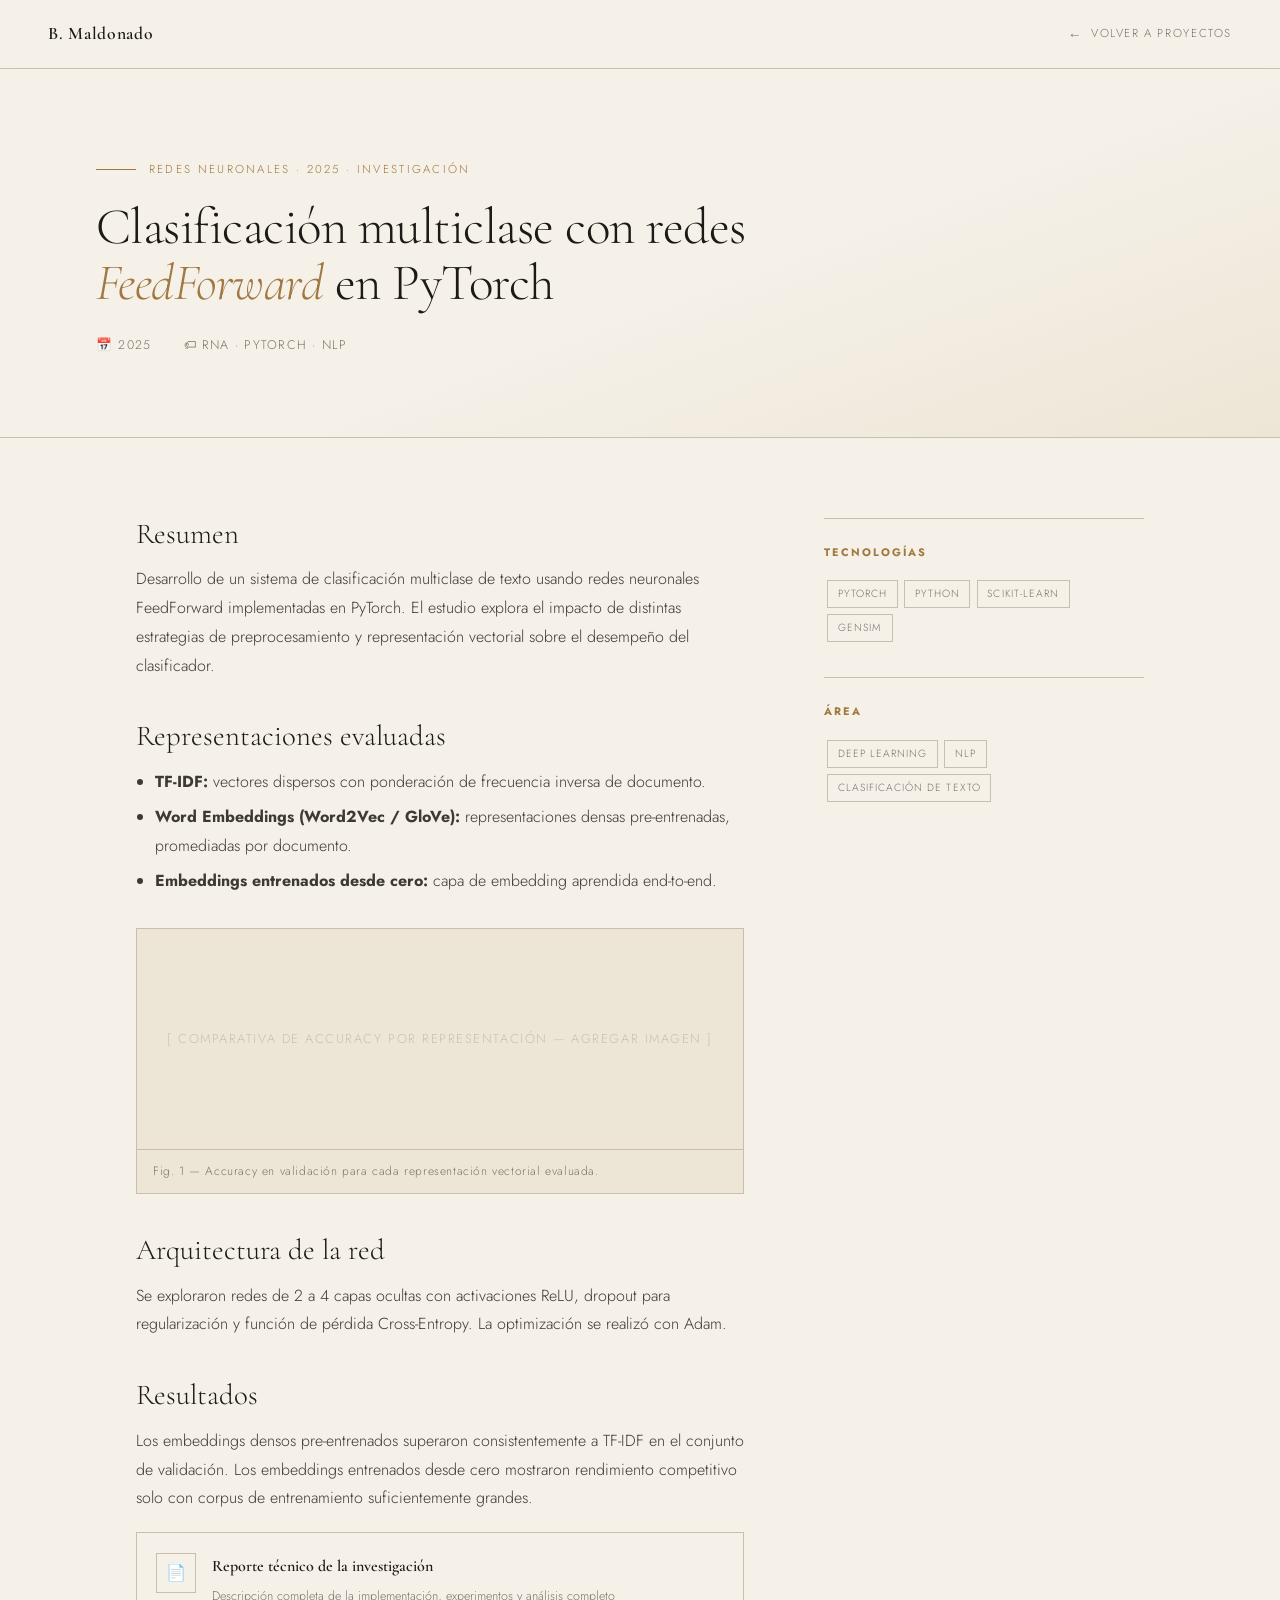
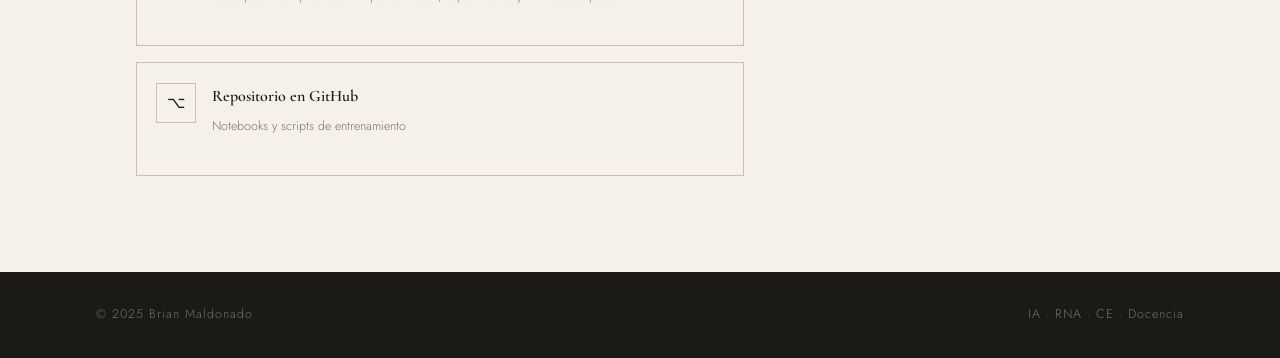
<file: projects/feedforward-multiclase.html>
<!DOCTYPE html>
<html lang="es">
<head>
  <meta charset="UTF-8"/>
  <meta name="viewport" content="width=device-width, initial-scale=1.0"/>
  <title>Clasificación Multiclase FeedForward · Brian Maldonado</title>
  <link rel="preconnect" href="https://fonts.googleapis.com">
  <link href="https://fonts.googleapis.com/css2?family=Cormorant+Garamond:ital,wght@0,300;0,400;0,600;1,300;1,400&family=Jost:wght@300;400;500&display=swap" rel="stylesheet">
  <link rel="stylesheet" href="../style.css">
</head>
<body>
<nav class="detail-nav">
  <a href="../index.html" class="nav-logo">B. Maldonado</a>
  <a href="../index.html#logros" class="back-link">Volver a proyectos</a>
</nav>
<div class="detail-hero">
  <p class="hero-tag">Redes Neuronales · 2025 · Investigación</p>
  <h1>Clasificación multiclase con redes <em>FeedForward</em> en PyTorch</h1>
  <div class="detail-meta"><span>📅 2025</span><span>🏷 RNA · PyTorch · NLP</span></div>
</div>
<div class="detail-body">
  <article class="detail-content fade-up">
    <h2>Resumen</h2>
    <p>Desarrollo de un sistema de clasificación multiclase de texto usando redes neuronales FeedForward implementadas en PyTorch. El estudio explora el impacto de distintas estrategias de preprocesamiento y representación vectorial sobre el desempeño del clasificador.</p>
    <h2>Representaciones evaluadas</h2>
    <ul>
      <li><strong>TF-IDF:</strong> vectores dispersos con ponderación de frecuencia inversa de documento.</li>
      <li><strong>Word Embeddings (Word2Vec / GloVe):</strong> representaciones densas pre-entrenadas, promediadas por documento.</li>
      <li><strong>Embeddings entrenados desde cero:</strong> capa de embedding aprendida end-to-end.</li>
    </ul>
    <figure class="detail-image">
      <div class="img-placeholder">[ Comparativa de accuracy por representación — agregar imagen ]</div>
      <figcaption>Fig. 1 — Accuracy en validación para cada representación vectorial evaluada.</figcaption>
    </figure>
    <h2>Arquitectura de la red</h2>
    <p>Se exploraron redes de 2 a 4 capas ocultas con activaciones ReLU, dropout para regularización y función de pérdida Cross-Entropy. La optimización se realizó con Adam.</p>
    <h2>Resultados</h2>
    <p>Los embeddings densos pre-entrenados superaron consistentemente a TF-IDF en el conjunto de validación. Los embeddings entrenados desde cero mostraron rendimiento competitivo solo con corpus de entrenamiento suficientemente grandes.</p>
    
    <a href="https://drive.google.com/file/d/1DYANnA9J2yY5vJpRKLAOdy39oQJy1ysA/view?usp=sharing" class="paper-card">
      <div class="paper-icon">📄</div>
      <div>
        <h4>Reporte técnico de la investigación</h4>
        <p>Descripción completa de la implementación, experimentos y análisis completo</p>
      </div>
    </a>
    
    <a href="https://github.com/FabrexG" target="_blank" class="paper-card">
      <div class="paper-icon">⌥</div>
      <div><h4>Repositorio en GitHub</h4><p>Notebooks y scripts de entrenamiento</p></div>
    </a>
  </article>
  <aside class="detail-sidebar fade-up">
    <div class="sidebar-block">
      <h3>Tecnologías</h3>
      <span class="tag">PyTorch</span><span class="tag">Python</span><span class="tag">Scikit-learn</span><span class="tag">Gensim</span>
    </div>
    <div class="sidebar-block">
      <h3>Área</h3>
      <span class="tag">Deep Learning</span><span class="tag">NLP</span><span class="tag">Clasificación de texto</span>
    </div>
  </aside>
</div>
<footer><span>© 2025 Brian Maldonado</span><span>IA · RNA · CE · Docencia</span></footer>
<script>
  const obs = new IntersectionObserver((e) => { e.forEach((el,i) => { if(el.isIntersecting){setTimeout(()=>el.target.classList.add('visible'),i*100);obs.unobserve(el.target);}}); },{threshold:0.1});
  document.querySelectorAll('.fade-up').forEach(el=>obs.observe(el));
</script>
</body>
</html>
</file>
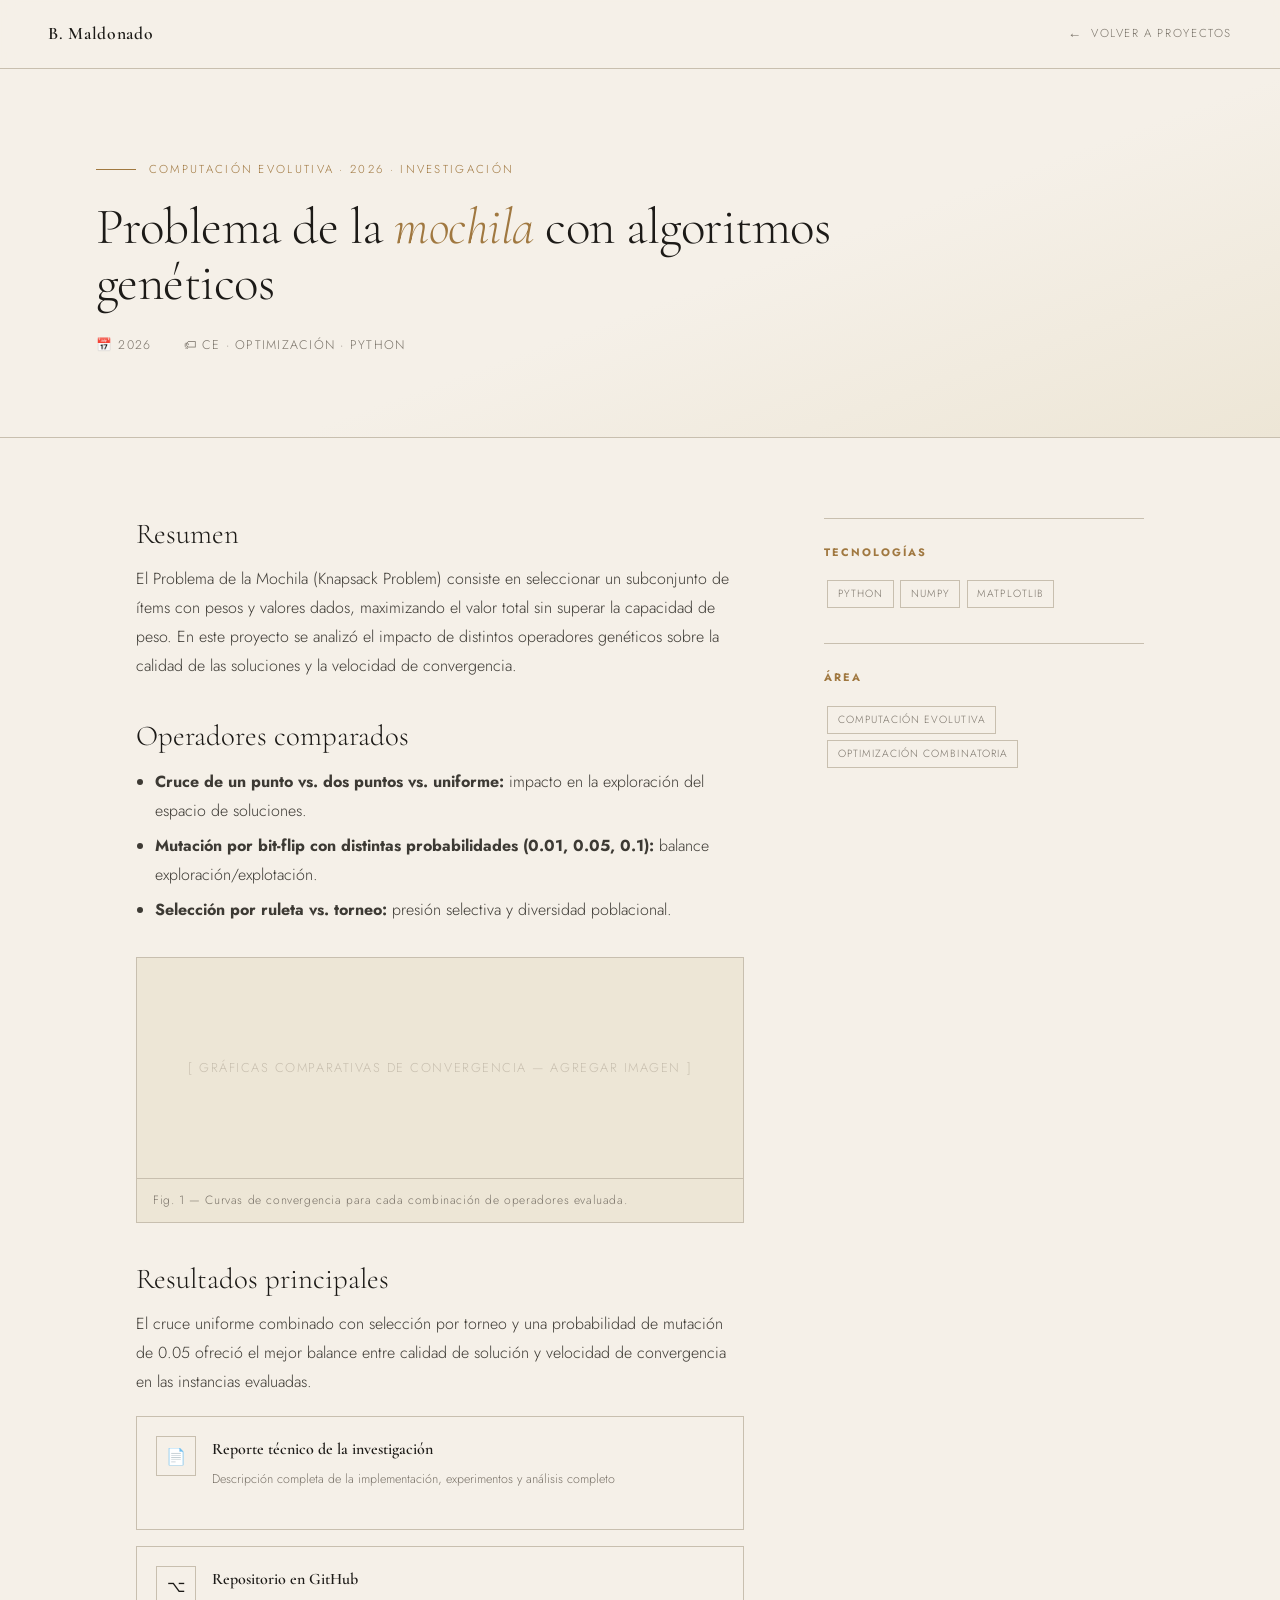
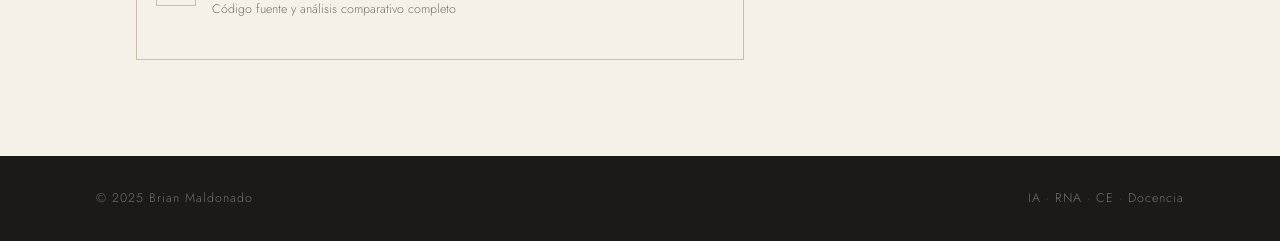
<file: projects/mochila-genetico.html>
<!DOCTYPE html>
<html lang="es">
<head>
  <meta charset="UTF-8"/>
  <meta name="viewport" content="width=device-width, initial-scale=1.0"/>
  <title>Problema de la Mochila con AG · Brian Maldonado</title>
  <link rel="preconnect" href="https://fonts.googleapis.com">
  <link href="https://fonts.googleapis.com/css2?family=Cormorant+Garamond:ital,wght@0,300;0,400;0,600;1,300;1,400&family=Jost:wght@300;400;500&display=swap" rel="stylesheet">
  <link rel="stylesheet" href="../style.css">
</head>
<body>
<nav class="detail-nav">
  <a href="../index.html" class="nav-logo">B. Maldonado</a>
  <a href="../index.html#logros" class="back-link">Volver a proyectos</a>
</nav>
<div class="detail-hero">
  <p class="hero-tag">Computación Evolutiva · 2026 · Investigación</p>
  <h1>Problema de la <em>mochila</em> con algoritmos genéticos</h1>
  <div class="detail-meta"><span>📅 2026</span><span>🏷 CE · Optimización · Python</span></div>
</div>
<div class="detail-body">
  <article class="detail-content fade-up">
    <h2>Resumen</h2>
    <p>El Problema de la Mochila (Knapsack Problem) consiste en seleccionar un subconjunto de ítems con pesos y valores dados, maximizando el valor total sin superar la capacidad de peso. En este proyecto se analizó el impacto de distintos operadores genéticos sobre la calidad de las soluciones y la velocidad de convergencia.</p>
    <h2>Operadores comparados</h2>
    <ul>
      <li><strong>Cruce de un punto vs. dos puntos vs. uniforme:</strong> impacto en la exploración del espacio de soluciones.</li>
      <li><strong>Mutación por bit-flip con distintas probabilidades (0.01, 0.05, 0.1):</strong> balance exploración/explotación.</li>
      <li><strong>Selección por ruleta vs. torneo:</strong> presión selectiva y diversidad poblacional.</li>
    </ul>
    <figure class="detail-image">
      <div class="img-placeholder">[ Gráficas comparativas de convergencia — agregar imagen ]</div>
      <figcaption>Fig. 1 — Curvas de convergencia para cada combinación de operadores evaluada.</figcaption>
    </figure>
    <h2>Resultados principales</h2>
    <p>El cruce uniforme combinado con selección por torneo y una probabilidad de mutación de 0.05 ofreció el mejor balance entre calidad de solución y velocidad de convergencia en las instancias evaluadas.</p>
    <a href="https://drive.google.com/file/d/1XhWQyykwU5rttcW3BnqzE2ABmSOi4yY-/view?usp=sharing" class="paper-card">
      <div class="paper-icon">📄</div>
      <div>
        <h4>Reporte técnico de la investigación</h4>
        <p>Descripción completa de la implementación, experimentos y análisis completo</p>
      </div>
    </a>
    <a href="https://github.com/FabrexG" target="_blank" class="paper-card">
      <div class="paper-icon">⌥</div>
      <div><h4>Repositorio en GitHub</h4><p>Código fuente y análisis comparativo completo</p></div>
    </a>
  </article>
  <aside class="detail-sidebar fade-up">
    <div class="sidebar-block">
      <h3>Tecnologías</h3>
      <span class="tag">Python</span><span class="tag">NumPy</span><span class="tag">Matplotlib</span>
    </div>
    <div class="sidebar-block">
      <h3>Área</h3>
      <span class="tag">Computación Evolutiva</span><span class="tag">Optimización combinatoria</span>
    </div>
  </aside>
</div>
<footer><span>© 2025 Brian Maldonado</span><span>IA · RNA · CE · Docencia</span></footer>
<script>
  const obs = new IntersectionObserver((e) => { e.forEach((el,i) => { if(el.isIntersecting){setTimeout(()=>el.target.classList.add('visible'),i*100);obs.unobserve(el.target);}}); },{threshold:0.1});
  document.querySelectorAll('.fade-up').forEach(el=>obs.observe(el));
</script>
</body>
</html>
</file>
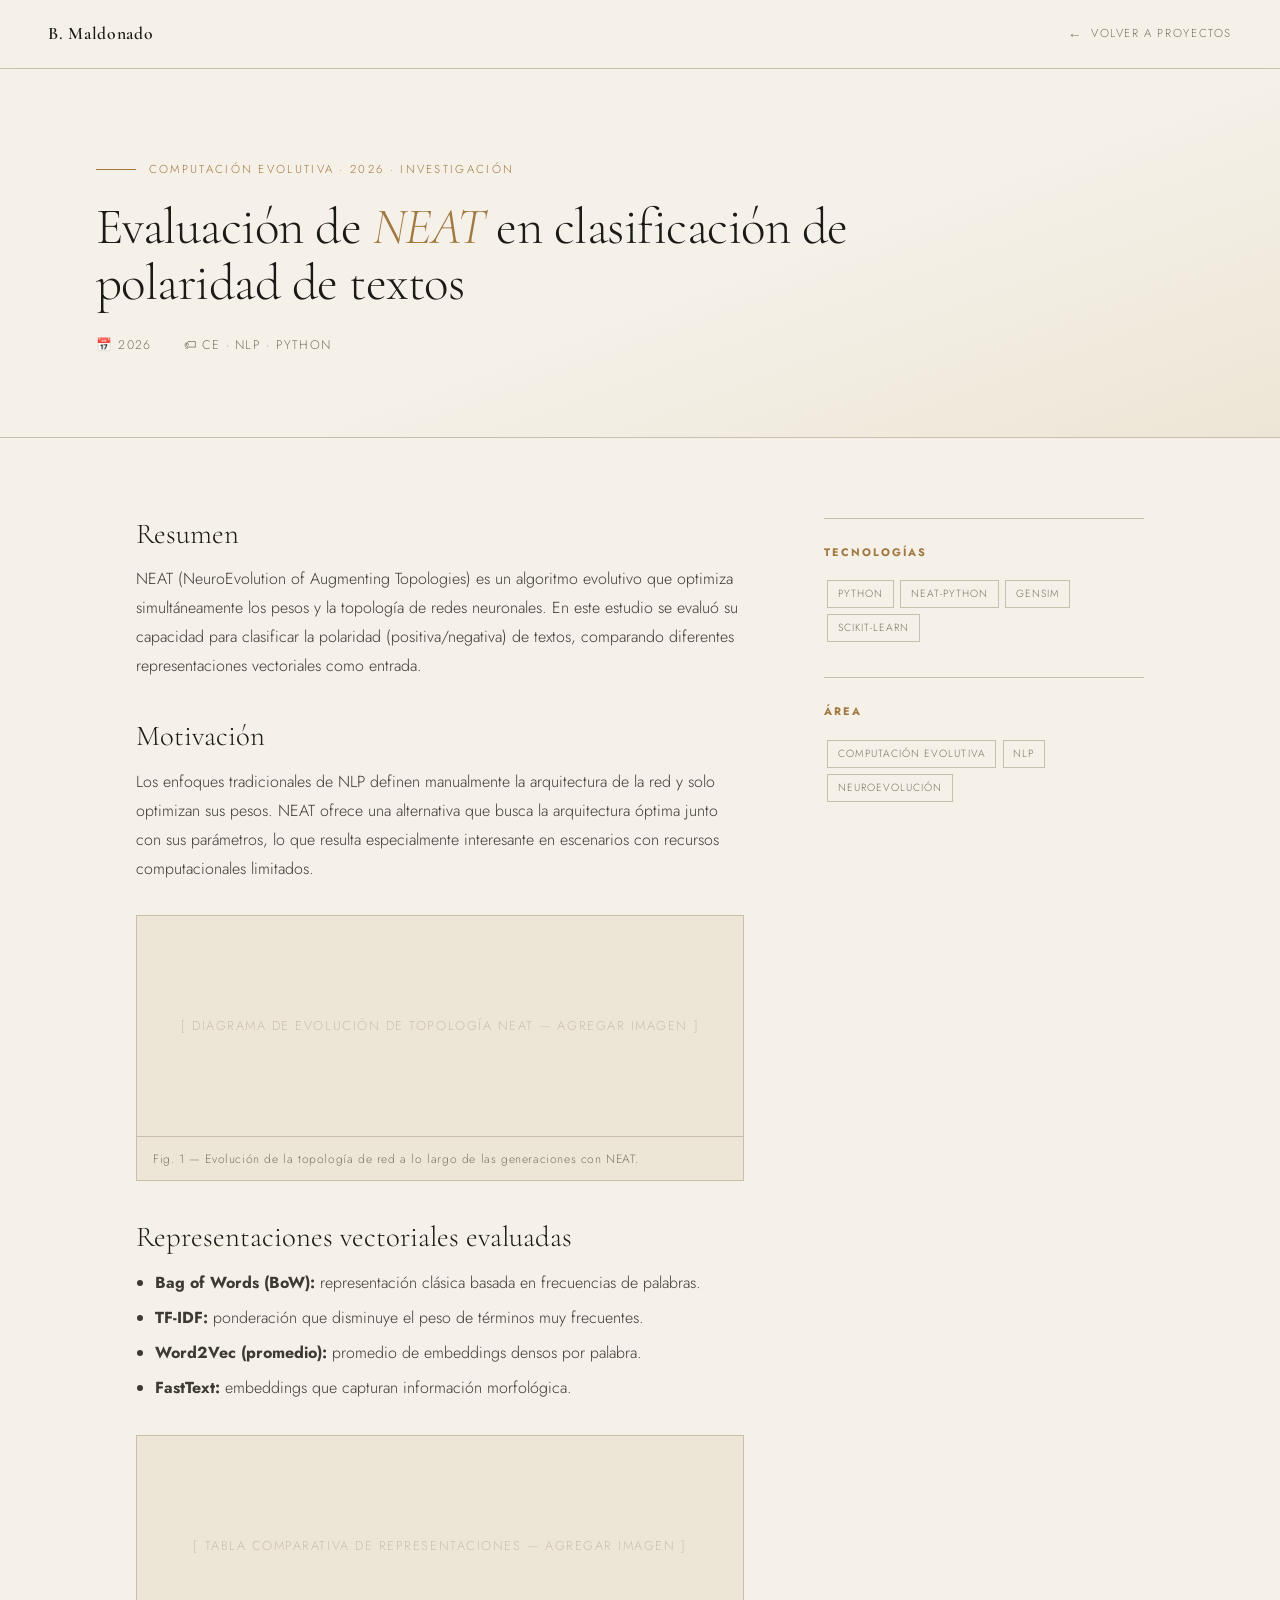
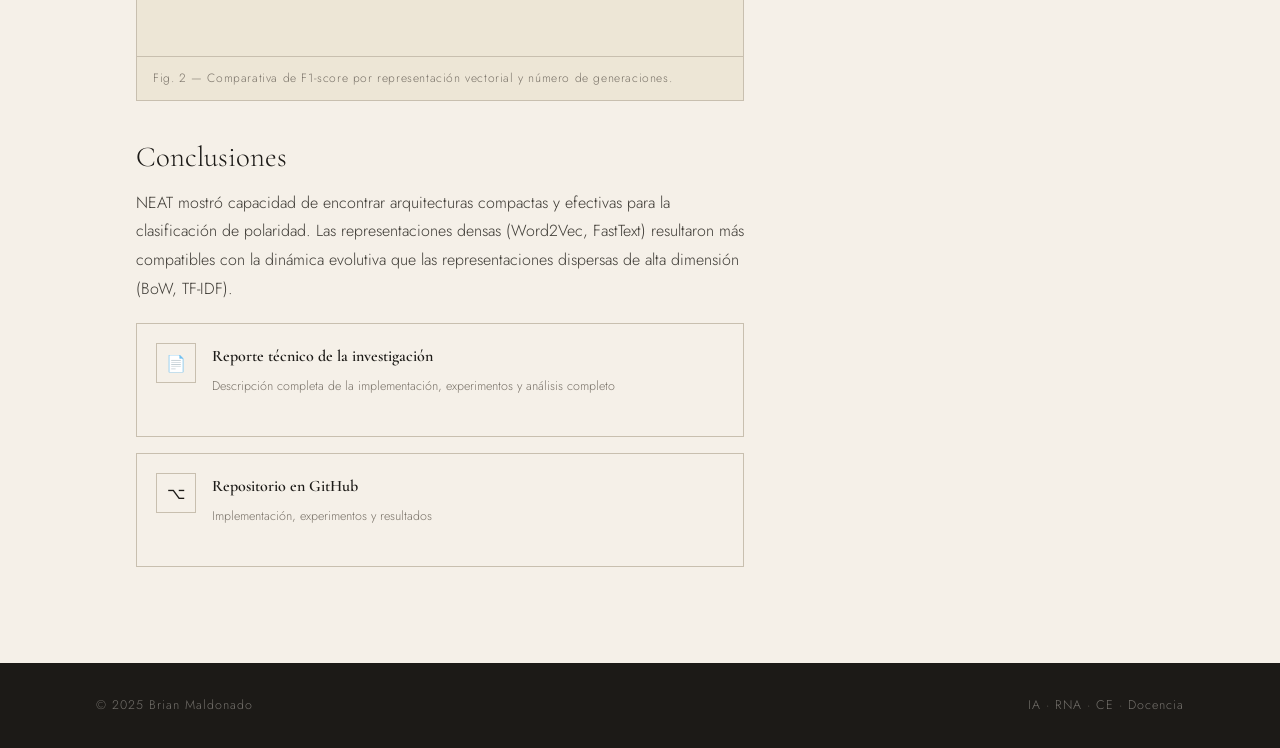
<file: projects/neat-polaridad.html>
<!DOCTYPE html>
<html lang="es">
<head>
  <meta charset="UTF-8"/>
  <meta name="viewport" content="width=device-width, initial-scale=1.0"/>
  <title>NEAT para Clasificación de Polaridad · Brian Maldonado</title>
  <link rel="preconnect" href="https://fonts.googleapis.com">
  <link href="https://fonts.googleapis.com/css2?family=Cormorant+Garamond:ital,wght@0,300;0,400;0,600;1,300;1,400&family=Jost:wght@300;400;500&display=swap" rel="stylesheet">
  <link rel="stylesheet" href="../style.css">
</head>
<body>
<nav class="detail-nav">
  <a href="../index.html" class="nav-logo">B. Maldonado</a>
  <a href="../index.html#logros" class="back-link">Volver a proyectos</a>
</nav>
<div class="detail-hero">
  <p class="hero-tag">Computación Evolutiva · 2026 · Investigación</p>
  <h1>Evaluación de <em>NEAT</em> en clasificación de polaridad de textos</h1>
  <div class="detail-meta">
    <span>📅 2026</span>
    <span>🏷 CE · NLP · Python</span>
  </div>
</div>
<div class="detail-body">
  <article class="detail-content fade-up">
    <h2>Resumen</h2>
    <p>NEAT (NeuroEvolution of Augmenting Topologies) es un algoritmo evolutivo que optimiza simultáneamente los pesos y la topología de redes neuronales. En este estudio se evaluó su capacidad para clasificar la polaridad (positiva/negativa) de textos, comparando diferentes representaciones vectoriales como entrada.</p>
    <h2>Motivación</h2>
    <p>Los enfoques tradicionales de NLP definen manualmente la arquitectura de la red y solo optimizan sus pesos. NEAT ofrece una alternativa que busca la arquitectura óptima junto con sus parámetros, lo que resulta especialmente interesante en escenarios con recursos computacionales limitados.</p>
    <figure class="detail-image">
      <div class="img-placeholder">[ Diagrama de evolución de topología NEAT — agregar imagen ]</div>
      <figcaption>Fig. 1 — Evolución de la topología de red a lo largo de las generaciones con NEAT.</figcaption>
    </figure>
    <h2>Representaciones vectoriales evaluadas</h2>
    <ul>
      <li><strong>Bag of Words (BoW):</strong> representación clásica basada en frecuencias de palabras.</li>
      <li><strong>TF-IDF:</strong> ponderación que disminuye el peso de términos muy frecuentes.</li>
      <li><strong>Word2Vec (promedio):</strong> promedio de embeddings densos por palabra.</li>
      <li><strong>FastText:</strong> embeddings que capturan información morfológica.</li>
    </ul>
    <figure class="detail-image">
      <div class="img-placeholder">[ Tabla comparativa de representaciones — agregar imagen ]</div>
      <figcaption>Fig. 2 — Comparativa de F1-score por representación vectorial y número de generaciones.</figcaption>
    </figure>
    <h2>Conclusiones</h2>
    <p>NEAT mostró capacidad de encontrar arquitecturas compactas y efectivas para la clasificación de polaridad. Las representaciones densas (Word2Vec, FastText) resultaron más compatibles con la dinámica evolutiva que las representaciones dispersas de alta dimensión (BoW, TF-IDF).</p>
    <a href="https://drive.google.com/file/d/1ZVAoskjDV-z28FQ9Dk0FHqTMd6aZZX-E/view?usp=sharing" class="paper-card">
      <div class="paper-icon">📄</div>
      <div>
        <h4>Reporte técnico de la investigación</h4>
        <p>Descripción completa de la implementación, experimentos y análisis completo</p>
      </div>
    </a>
    <a href="https://github.com/FabrexG" target="_blank" class="paper-card">
      <div class="paper-icon">⌥</div>
      <div><h4>Repositorio en GitHub</h4><p>Implementación, experimentos y resultados</p></div>
    </a>
  </article>
  <aside class="detail-sidebar fade-up">
    <div class="sidebar-block">
      <h3>Tecnologías</h3>
      <span class="tag">Python</span><span class="tag">NEAT-Python</span><span class="tag">Gensim</span><span class="tag">Scikit-learn</span>
    </div>
    <div class="sidebar-block">
      <h3>Área</h3>
      <span class="tag">Computación Evolutiva</span><span class="tag">NLP</span><span class="tag">NeuroEvolución</span>
    </div>
  </aside>
</div>
<footer><span>© 2025 Brian Maldonado</span><span>IA · RNA · CE · Docencia</span></footer>
<script>
  const obs = new IntersectionObserver((e) => { e.forEach((el,i) => { if(el.isIntersecting){setTimeout(()=>el.target.classList.add('visible'),i*100);obs.unobserve(el.target);}}); },{threshold:0.1});
  document.querySelectorAll('.fade-up').forEach(el=>obs.observe(el));
</script>
</body>
</html>
</file>
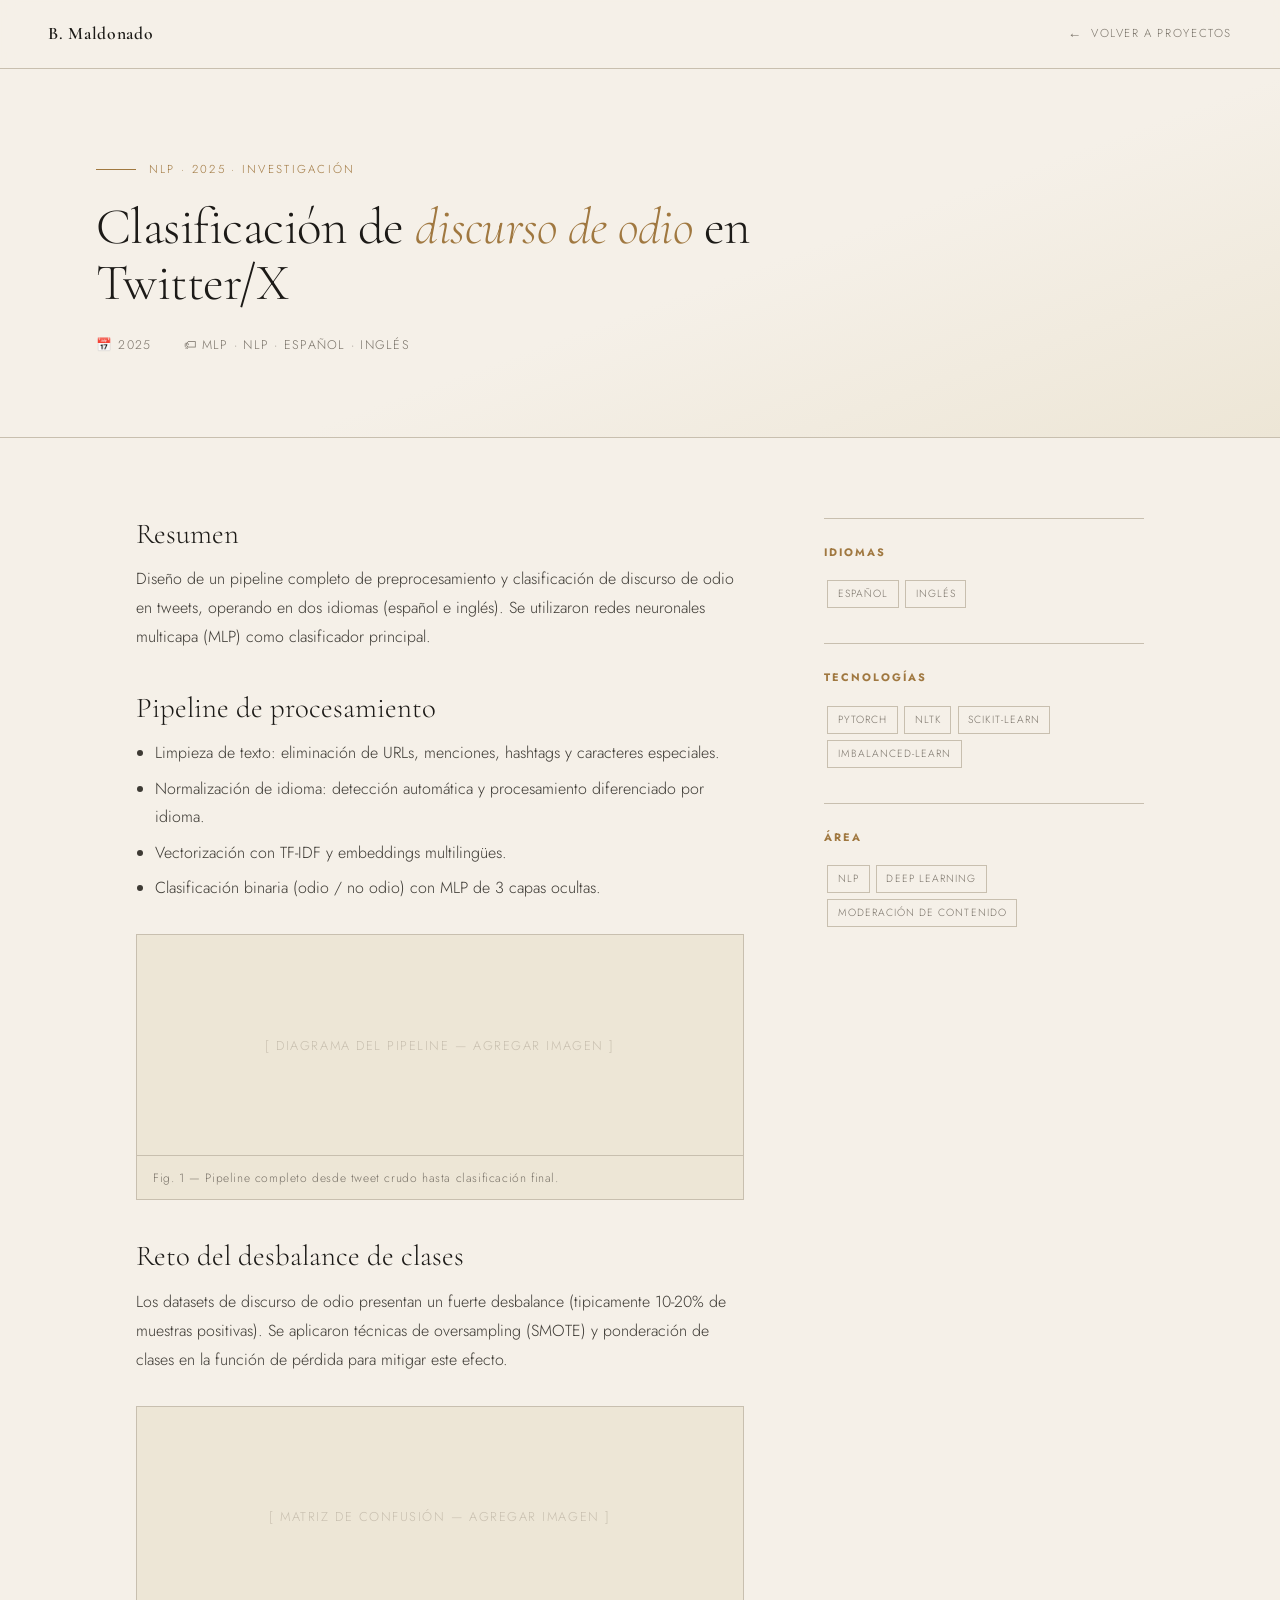
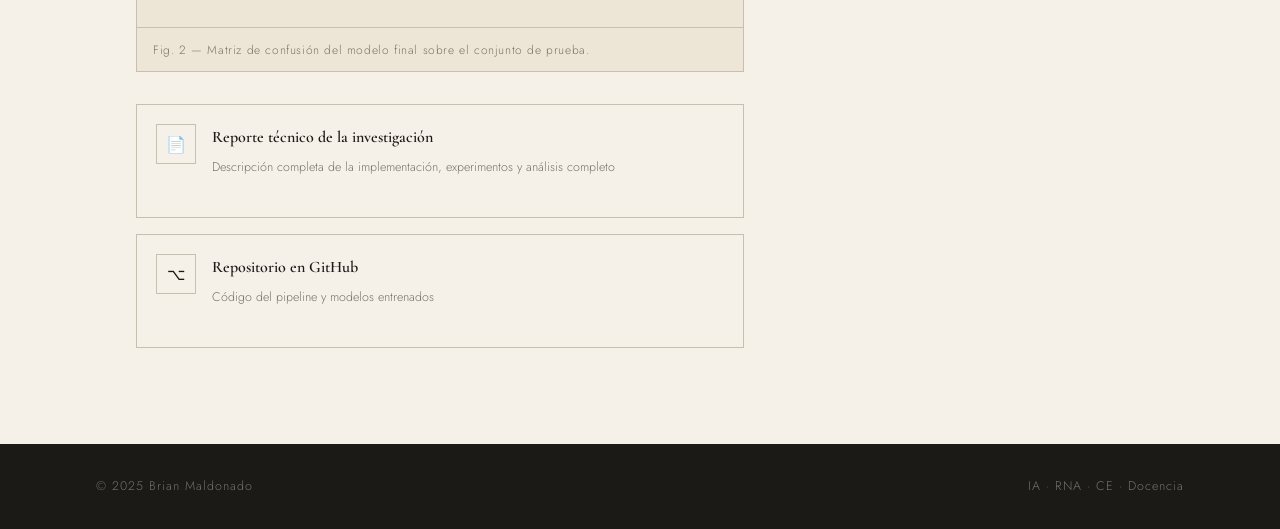
<file: projects/odio-twitter.html>
<!DOCTYPE html>
<html lang="es">
<head>
  <meta charset="UTF-8"/>
  <meta name="viewport" content="width=device-width, initial-scale=1.0"/>
  <title>Clasificación Discurso de Odio · Brian Maldonado</title>
  <link rel="preconnect" href="https://fonts.googleapis.com">
  <link href="https://fonts.googleapis.com/css2?family=Cormorant+Garamond:ital,wght@0,300;0,400;0,600;1,300;1,400&family=Jost:wght@300;400;500&display=swap" rel="stylesheet">
  <link rel="stylesheet" href="../style.css">
</head>
<body>
<nav class="detail-nav">
  <a href="../index.html" class="nav-logo">B. Maldonado</a>
  <a href="../index.html#logros" class="back-link">Volver a proyectos</a>
</nav>
<div class="detail-hero">
  <p class="hero-tag">NLP · 2025 · Investigación</p>
  <h1>Clasificación de <em>discurso de odio</em> en Twitter/X</h1>
  <div class="detail-meta"><span>📅 2025</span><span>🏷 MLP · NLP · Español · Inglés</span></div>
</div>
<div class="detail-body">
  <article class="detail-content fade-up">
    <h2>Resumen</h2>
    <p>Diseño de un pipeline completo de preprocesamiento y clasificación de discurso de odio en tweets, operando en dos idiomas (español e inglés). Se utilizaron redes neuronales multicapa (MLP) como clasificador principal.</p>
    <h2>Pipeline de procesamiento</h2>
    <ul>
      <li>Limpieza de texto: eliminación de URLs, menciones, hashtags y caracteres especiales.</li>
      <li>Normalización de idioma: detección automática y procesamiento diferenciado por idioma.</li>
      <li>Vectorización con TF-IDF y embeddings multilingües.</li>
      <li>Clasificación binaria (odio / no odio) con MLP de 3 capas ocultas.</li>
    </ul>
    <figure class="detail-image">
      <div class="img-placeholder">[ Diagrama del pipeline — agregar imagen ]</div>
      <figcaption>Fig. 1 — Pipeline completo desde tweet crudo hasta clasificación final.</figcaption>
    </figure>
    <h2>Reto del desbalance de clases</h2>
    <p>Los datasets de discurso de odio presentan un fuerte desbalance (tipicamente 10-20% de muestras positivas). Se aplicaron técnicas de oversampling (SMOTE) y ponderación de clases en la función de pérdida para mitigar este efecto.</p>
    <figure class="detail-image">
      <div class="img-placeholder">[ Matriz de confusión — agregar imagen ]</div>
      <figcaption>Fig. 2 — Matriz de confusión del modelo final sobre el conjunto de prueba.</figcaption>
    </figure>

    <a href="https://drive.google.com/file/d/1FIbr4efYqgCuuWSbh9sP1gPUrOMuRDzs/view?usp=sharing" class="paper-card">
      <div class="paper-icon">📄</div>
      <div>
        <h4>Reporte técnico de la investigación</h4>
        <p>Descripción completa de la implementación, experimentos y análisis completo</p>
      </div>
    </a>
    <a href="https://github.com/FabrexG" target="_blank" class="paper-card">
      <div class="paper-icon">⌥</div>
      <div><h4>Repositorio en GitHub</h4><p>Código del pipeline y modelos entrenados</p></div>
    </a>
  </article>
  <aside class="detail-sidebar fade-up">
    <div class="sidebar-block">
      <h3>Idiomas</h3>
      <span class="tag">Español</span><span class="tag">Inglés</span>
    </div>
    <div class="sidebar-block">
      <h3>Tecnologías</h3>
      <span class="tag">PyTorch</span><span class="tag">NLTK</span><span class="tag">Scikit-learn</span><span class="tag">Imbalanced-learn</span>
    </div>
    <div class="sidebar-block">
      <h3>Área</h3>
      <span class="tag">NLP</span><span class="tag">Deep Learning</span><span class="tag">Moderación de contenido</span>
    </div>
  </aside>
</div>
<footer><span>© 2025 Brian Maldonado</span><span>IA · RNA · CE · Docencia</span></footer>
<script>
  const obs = new IntersectionObserver((e) => { e.forEach((el,i) => { if(el.isIntersecting){setTimeout(()=>el.target.classList.add('visible'),i*100);obs.unobserve(el.target);}}); },{threshold:0.1});
  document.querySelectorAll('.fade-up').forEach(el=>obs.observe(el));
</script>
</body>
</html>
</file>
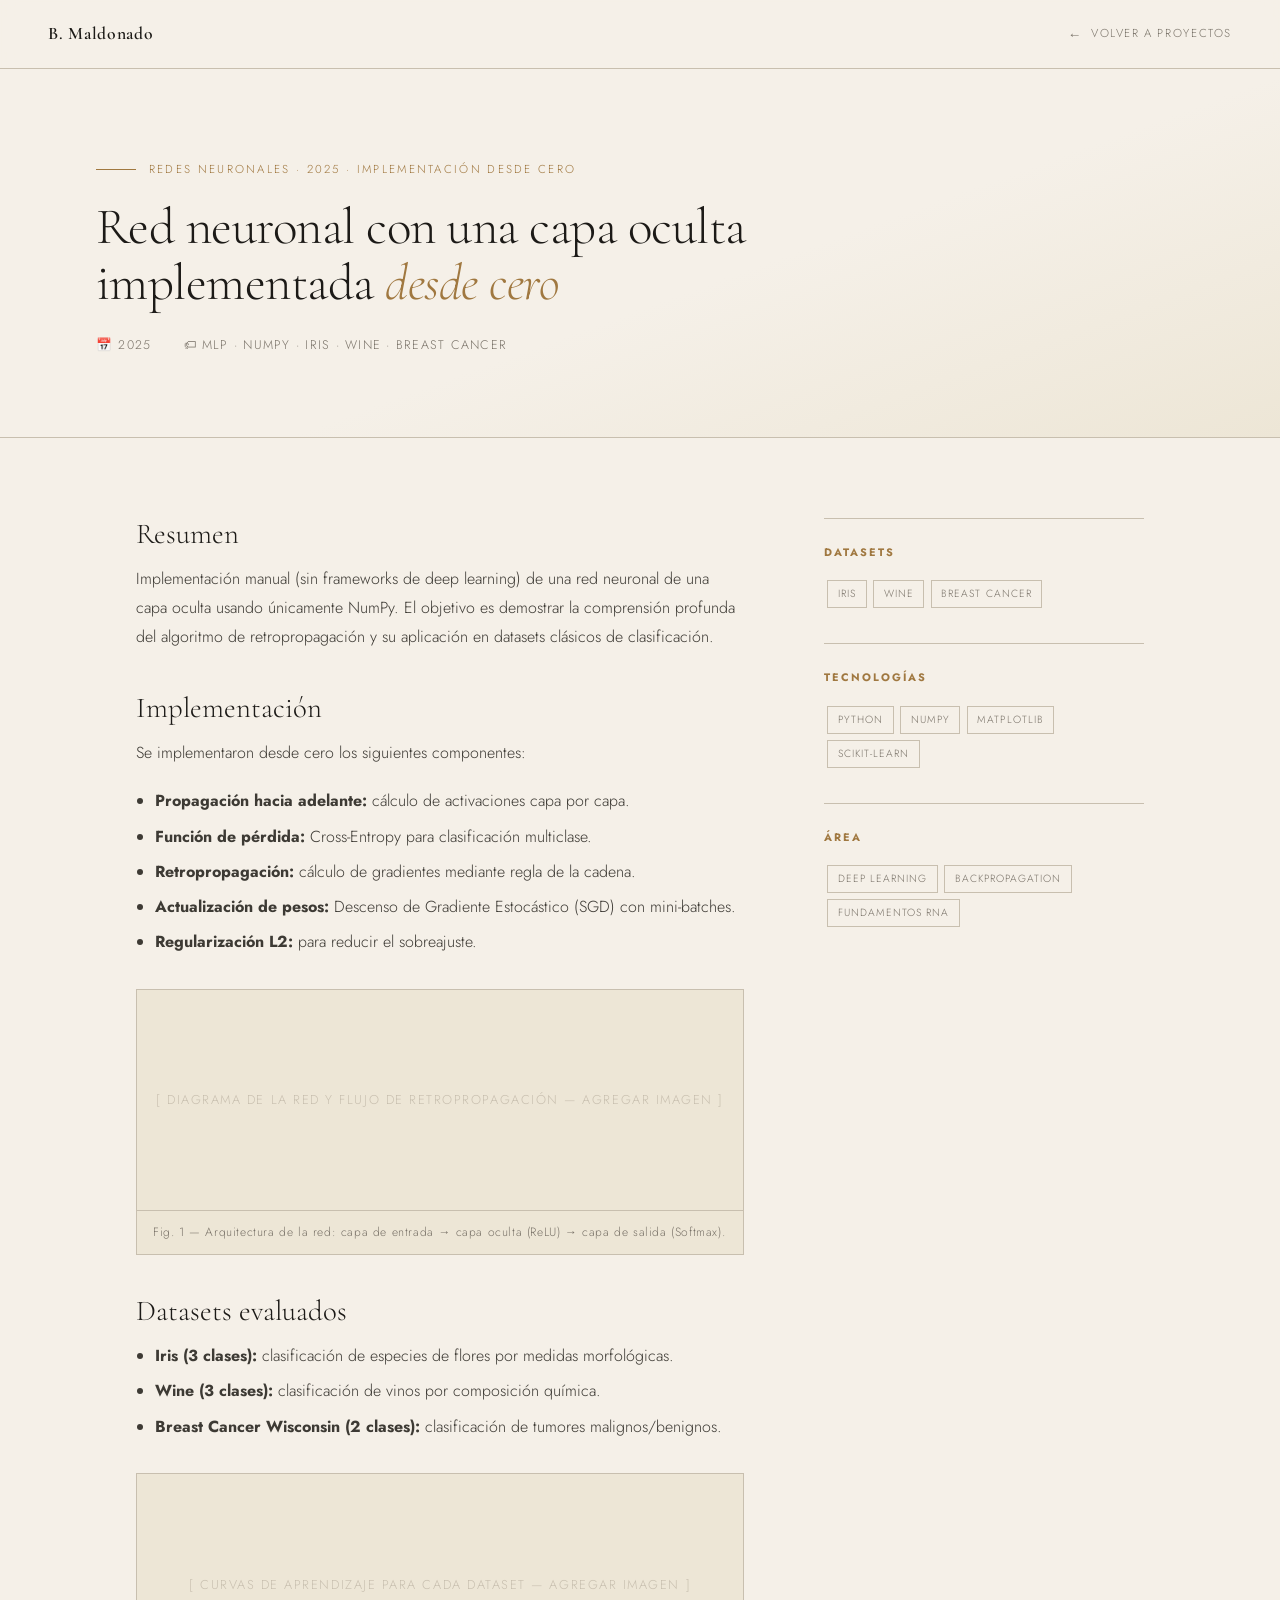
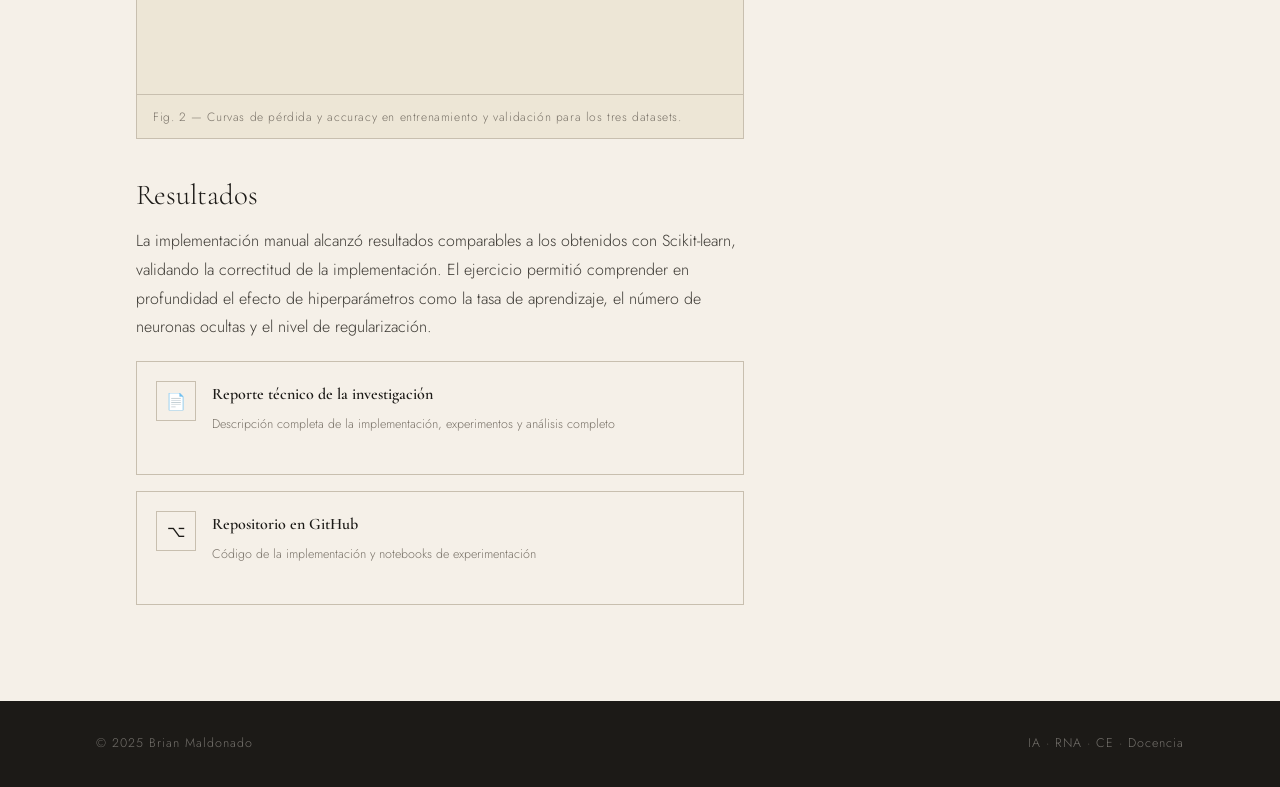
<file: projects/rna-manual.html>
<!DOCTYPE html>
<html lang="es">
<head>
  <meta charset="UTF-8"/>
  <meta name="viewport" content="width=device-width, initial-scale=1.0"/>
  <title>RNA Manual desde Cero · Brian Maldonado</title>
  <link rel="preconnect" href="https://fonts.googleapis.com">
  <link href="https://fonts.googleapis.com/css2?family=Cormorant+Garamond:ital,wght@0,300;0,400;0,600;1,300;1,400&family=Jost:wght@300;400;500&display=swap" rel="stylesheet">
  <link rel="stylesheet" href="../style.css">
</head>
<body>
<nav class="detail-nav">
  <a href="../index.html" class="nav-logo">B. Maldonado</a>
  <a href="../index.html#logros" class="back-link">Volver a proyectos</a>
</nav>
<div class="detail-hero">
  <p class="hero-tag">Redes Neuronales · 2025 · Implementación desde cero</p>
  <h1>Red neuronal con una capa oculta implementada <em>desde cero</em></h1>
  <div class="detail-meta"><span>📅 2025</span><span>🏷 MLP · NumPy · Iris · Wine · Breast Cancer</span></div>
</div>
<div class="detail-body">
  <article class="detail-content fade-up">
    <h2>Resumen</h2>
    <p>Implementación manual (sin frameworks de deep learning) de una red neuronal de una capa oculta usando únicamente NumPy. El objetivo es demostrar la comprensión profunda del algoritmo de retropropagación y su aplicación en datasets clásicos de clasificación.</p>
    <h2>Implementación</h2>
    <p>Se implementaron desde cero los siguientes componentes:</p>
    <ul>
      <li><strong>Propagación hacia adelante:</strong> cálculo de activaciones capa por capa.</li>
      <li><strong>Función de pérdida:</strong> Cross-Entropy para clasificación multiclase.</li>
      <li><strong>Retropropagación:</strong> cálculo de gradientes mediante regla de la cadena.</li>
      <li><strong>Actualización de pesos:</strong> Descenso de Gradiente Estocástico (SGD) con mini-batches.</li>
      <li><strong>Regularización L2:</strong> para reducir el sobreajuste.</li>
    </ul>
    <figure class="detail-image">
      <div class="img-placeholder">[ Diagrama de la red y flujo de retropropagación — agregar imagen ]</div>
      <figcaption>Fig. 1 — Arquitectura de la red: capa de entrada → capa oculta (ReLU) → capa de salida (Softmax).</figcaption>
    </figure>
    <h2>Datasets evaluados</h2>
    <ul>
      <li><strong>Iris (3 clases):</strong> clasificación de especies de flores por medidas morfológicas.</li>
      <li><strong>Wine (3 clases):</strong> clasificación de vinos por composición química.</li>
      <li><strong>Breast Cancer Wisconsin (2 clases):</strong> clasificación de tumores malignos/benignos.</li>
    </ul>
    <figure class="detail-image">
      <div class="img-placeholder">[ Curvas de aprendizaje para cada dataset — agregar imagen ]</div>
      <figcaption>Fig. 2 — Curvas de pérdida y accuracy en entrenamiento y validación para los tres datasets.</figcaption>
    </figure>
    <h2>Resultados</h2>
    <p>La implementación manual alcanzó resultados comparables a los obtenidos con Scikit-learn, validando la correctitud de la implementación. El ejercicio permitió comprender en profundidad el efecto de hiperparámetros como la tasa de aprendizaje, el número de neuronas ocultas y el nivel de regularización.</p>
    
    <a href="https://drive.google.com/file/d/1zi2XnnBt1cuwIzp9rmx7aaZzBbY325Mz/view?usp=sharing" class="paper-card">
      <div class="paper-icon">📄</div>
      <div>
        <h4>Reporte técnico de la investigación</h4>
        <p>Descripción completa de la implementación, experimentos y análisis completo</p>
      </div>
    </a>
    
    <a href="https://github.com/FabrexG" target="_blank" class="paper-card">
      <div class="paper-icon">⌥</div>
      <div><h4>Repositorio en GitHub</h4><p>Código de la implementación y notebooks de experimentación</p></div>
    </a>
  </article>
  <aside class="detail-sidebar fade-up">
    <div class="sidebar-block">
      <h3>Datasets</h3>
      <span class="tag">Iris</span><span class="tag">Wine</span><span class="tag">Breast Cancer</span>
    </div>
    <div class="sidebar-block">
      <h3>Tecnologías</h3>
      <span class="tag">Python</span><span class="tag">NumPy</span><span class="tag">Matplotlib</span><span class="tag">Scikit-learn</span>
    </div>
    <div class="sidebar-block">
      <h3>Área</h3>
      <span class="tag">Deep Learning</span><span class="tag">Backpropagation</span><span class="tag">Fundamentos RNA</span>
    </div>
  </aside>
</div>
<footer><span>© 2025 Brian Maldonado</span><span>IA · RNA · CE · Docencia</span></footer>
<script>
  const obs = new IntersectionObserver((e) => { e.forEach((el,i) => { if(el.isIntersecting){setTimeout(()=>el.target.classList.add('visible'),i*100);obs.unobserve(el.target);}}); },{threshold:0.1});
  document.querySelectorAll('.fade-up').forEach(el=>obs.observe(el));
</script>
</body>
</html>
</file>
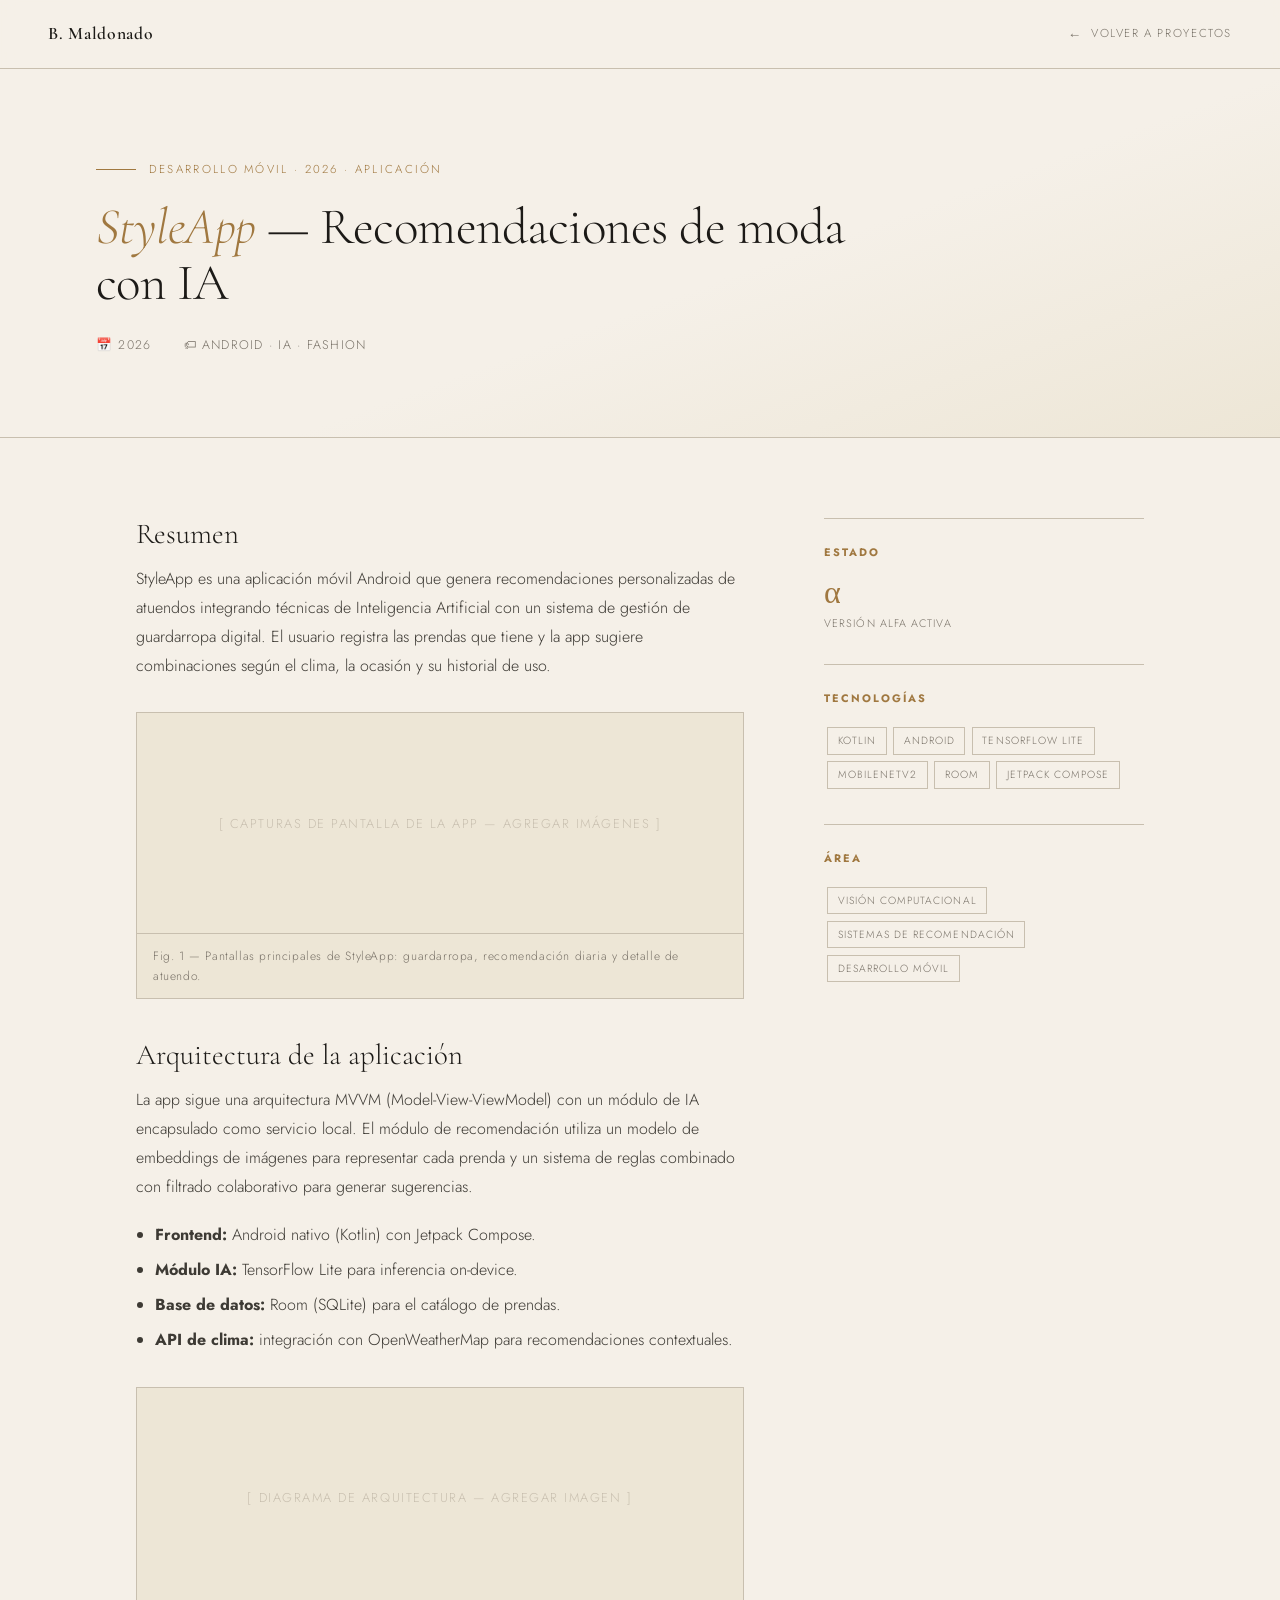
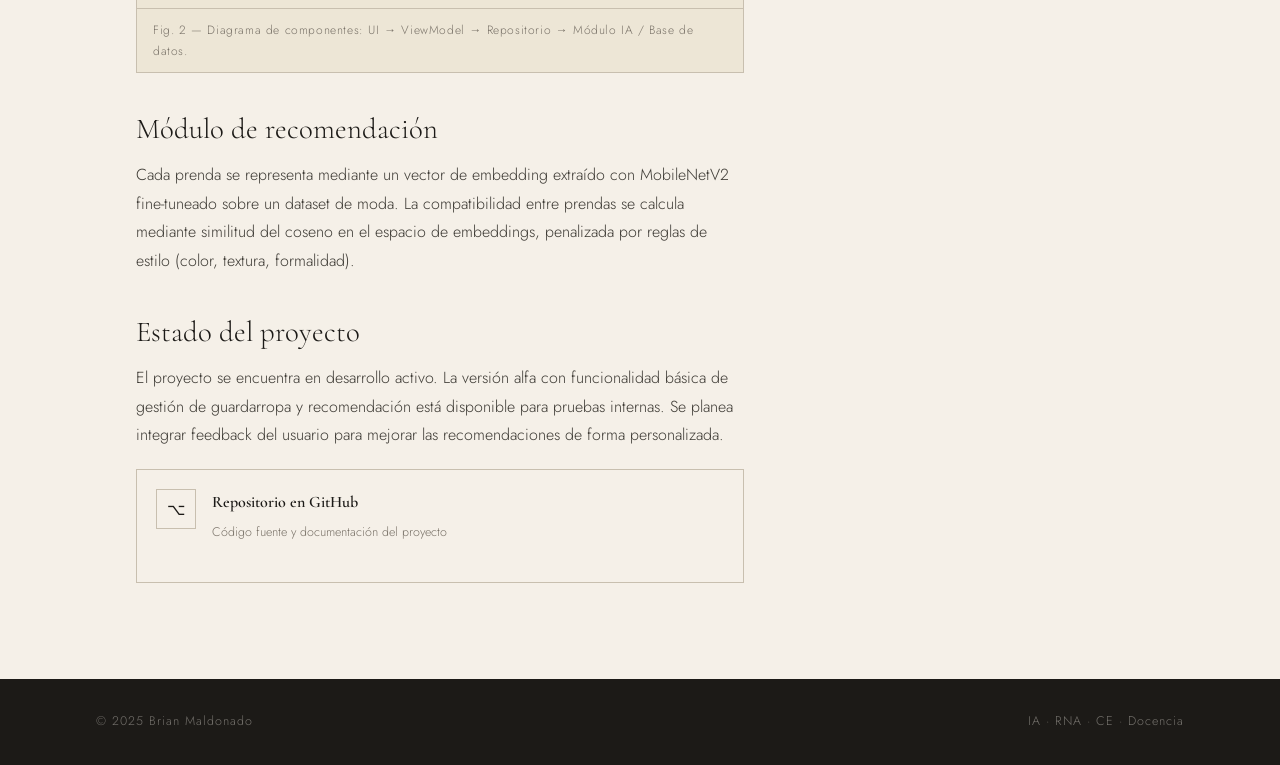
<file: projects/styleapp.html>
<!DOCTYPE html>
<html lang="es">
<head>
  <meta charset="UTF-8"/>
  <meta name="viewport" content="width=device-width, initial-scale=1.0"/>
  <title>StyleApp · Brian Maldonado</title>
  <link rel="preconnect" href="https://fonts.googleapis.com">
  <link href="https://fonts.googleapis.com/css2?family=Cormorant+Garamond:ital,wght@0,300;0,400;0,600;1,300;1,400&family=Jost:wght@300;400;500&display=swap" rel="stylesheet">
  <link rel="stylesheet" href="../style.css">
</head>
<body>
<nav class="detail-nav">
  <a href="../index.html" class="nav-logo">B. Maldonado</a>
  <a href="../index.html#logros" class="back-link">Volver a proyectos</a>
</nav>
<div class="detail-hero">
  <p class="hero-tag">Desarrollo móvil · 2026 · Aplicación</p>
  <h1><em>StyleApp</em> — Recomendaciones de moda con IA</h1>
  <div class="detail-meta">
    <span>📅 2026</span>
    <span>🏷 Android · IA · Fashion</span>
  </div>
</div>
<div class="detail-body">
  <article class="detail-content fade-up">
    <h2>Resumen</h2>
    <p>StyleApp es una aplicación móvil Android que genera recomendaciones personalizadas de atuendos integrando técnicas de Inteligencia Artificial con un sistema de gestión de guardarropa digital. El usuario registra las prendas que tiene y la app sugiere combinaciones según el clima, la ocasión y su historial de uso.</p>
    <figure class="detail-image">
      <div class="img-placeholder">[ Capturas de pantalla de la app — agregar imágenes ]</div>
      <figcaption>Fig. 1 — Pantallas principales de StyleApp: guardarropa, recomendación diaria y detalle de atuendo.</figcaption>
    </figure>
    <h2>Arquitectura de la aplicación</h2>
    <p>La app sigue una arquitectura MVVM (Model-View-ViewModel) con un módulo de IA encapsulado como servicio local. El módulo de recomendación utiliza un modelo de embeddings de imágenes para representar cada prenda y un sistema de reglas combinado con filtrado colaborativo para generar sugerencias.</p>
    <ul>
      <li><strong>Frontend:</strong> Android nativo (Kotlin) con Jetpack Compose.</li>
      <li><strong>Módulo IA:</strong> TensorFlow Lite para inferencia on-device.</li>
      <li><strong>Base de datos:</strong> Room (SQLite) para el catálogo de prendas.</li>
      <li><strong>API de clima:</strong> integración con OpenWeatherMap para recomendaciones contextuales.</li>
    </ul>
    <figure class="detail-image">
      <div class="img-placeholder">[ Diagrama de arquitectura — agregar imagen ]</div>
      <figcaption>Fig. 2 — Diagrama de componentes: UI → ViewModel → Repositorio → Módulo IA / Base de datos.</figcaption>
    </figure>
    <h2>Módulo de recomendación</h2>
    <p>Cada prenda se representa mediante un vector de embedding extraído con MobileNetV2 fine-tuneado sobre un dataset de moda. La compatibilidad entre prendas se calcula mediante similitud del coseno en el espacio de embeddings, penalizada por reglas de estilo (color, textura, formalidad).</p>
    <h2>Estado del proyecto</h2>
    <p>El proyecto se encuentra en desarrollo activo. La versión alfa con funcionalidad básica de gestión de guardarropa y recomendación está disponible para pruebas internas. Se planea integrar feedback del usuario para mejorar las recomendaciones de forma personalizada.</p>
    <a href="https://github.com/FabrexG" target="_blank" class="paper-card">
      <div class="paper-icon">⌥</div>
      <div><h4>Repositorio en GitHub</h4><p>Código fuente y documentación del proyecto</p></div>
    </a>
  </article>
  <aside class="detail-sidebar fade-up">
    <div class="sidebar-block">
      <h3>Estado</h3>
      <div class="sidebar-stat"><div class="stat-number">α</div><div class="stat-label">Versión alfa activa</div></div>
    </div>
    <div class="sidebar-block">
      <h3>Tecnologías</h3>
      <span class="tag">Kotlin</span><span class="tag">Android</span><span class="tag">TensorFlow Lite</span><span class="tag">MobileNetV2</span><span class="tag">Room</span><span class="tag">Jetpack Compose</span>
    </div>
    <div class="sidebar-block">
      <h3>Área</h3>
      <span class="tag">Visión Computacional</span><span class="tag">Sistemas de recomendación</span><span class="tag">Desarrollo móvil</span>
    </div>
  </aside>
</div>
<footer><span>© 2025 Brian Maldonado</span><span>IA · RNA · CE · Docencia</span></footer>
<script>
  const obs = new IntersectionObserver((e) => { e.forEach((el,i) => { if(el.isIntersecting){setTimeout(()=>el.target.classList.add('visible'),i*100);obs.unobserve(el.target);}}); },{threshold:0.1});
  document.querySelectorAll('.fade-up').forEach(el=>obs.observe(el));
</script>
</body>
</html>
</file>
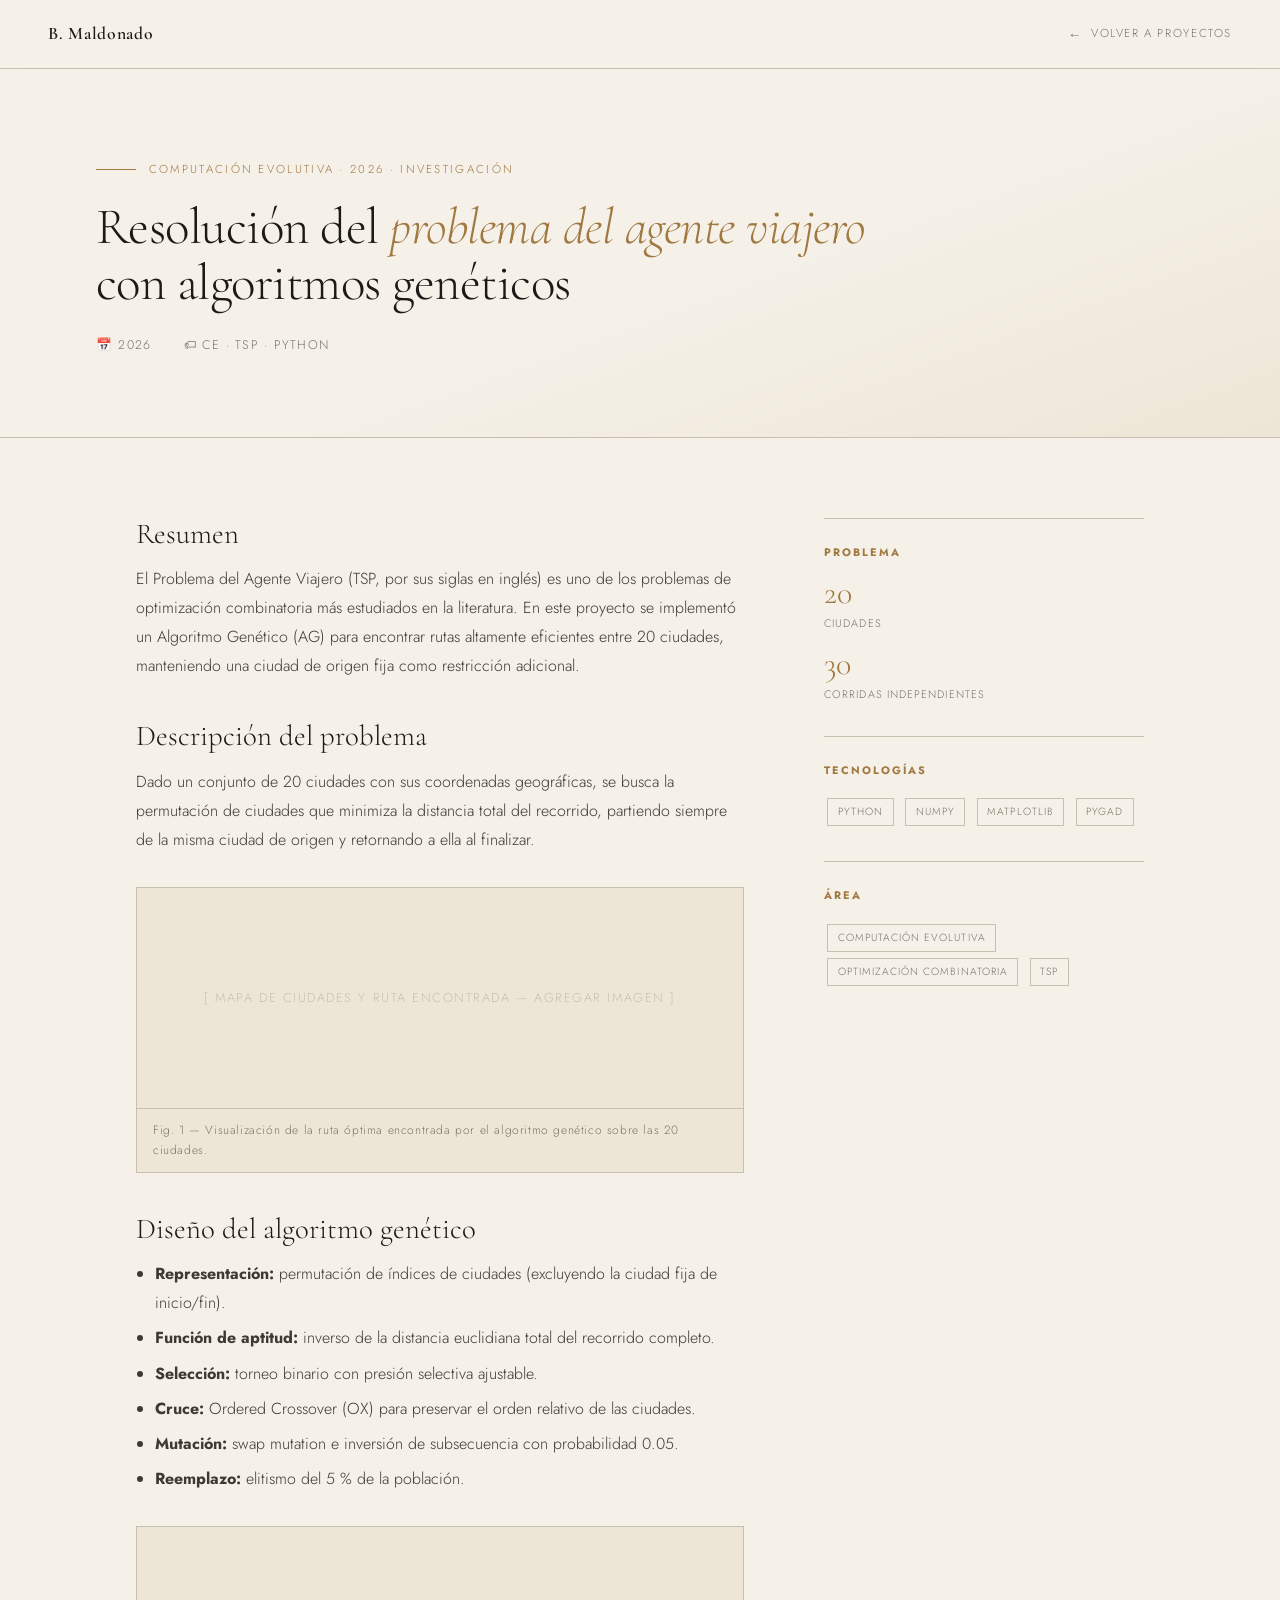
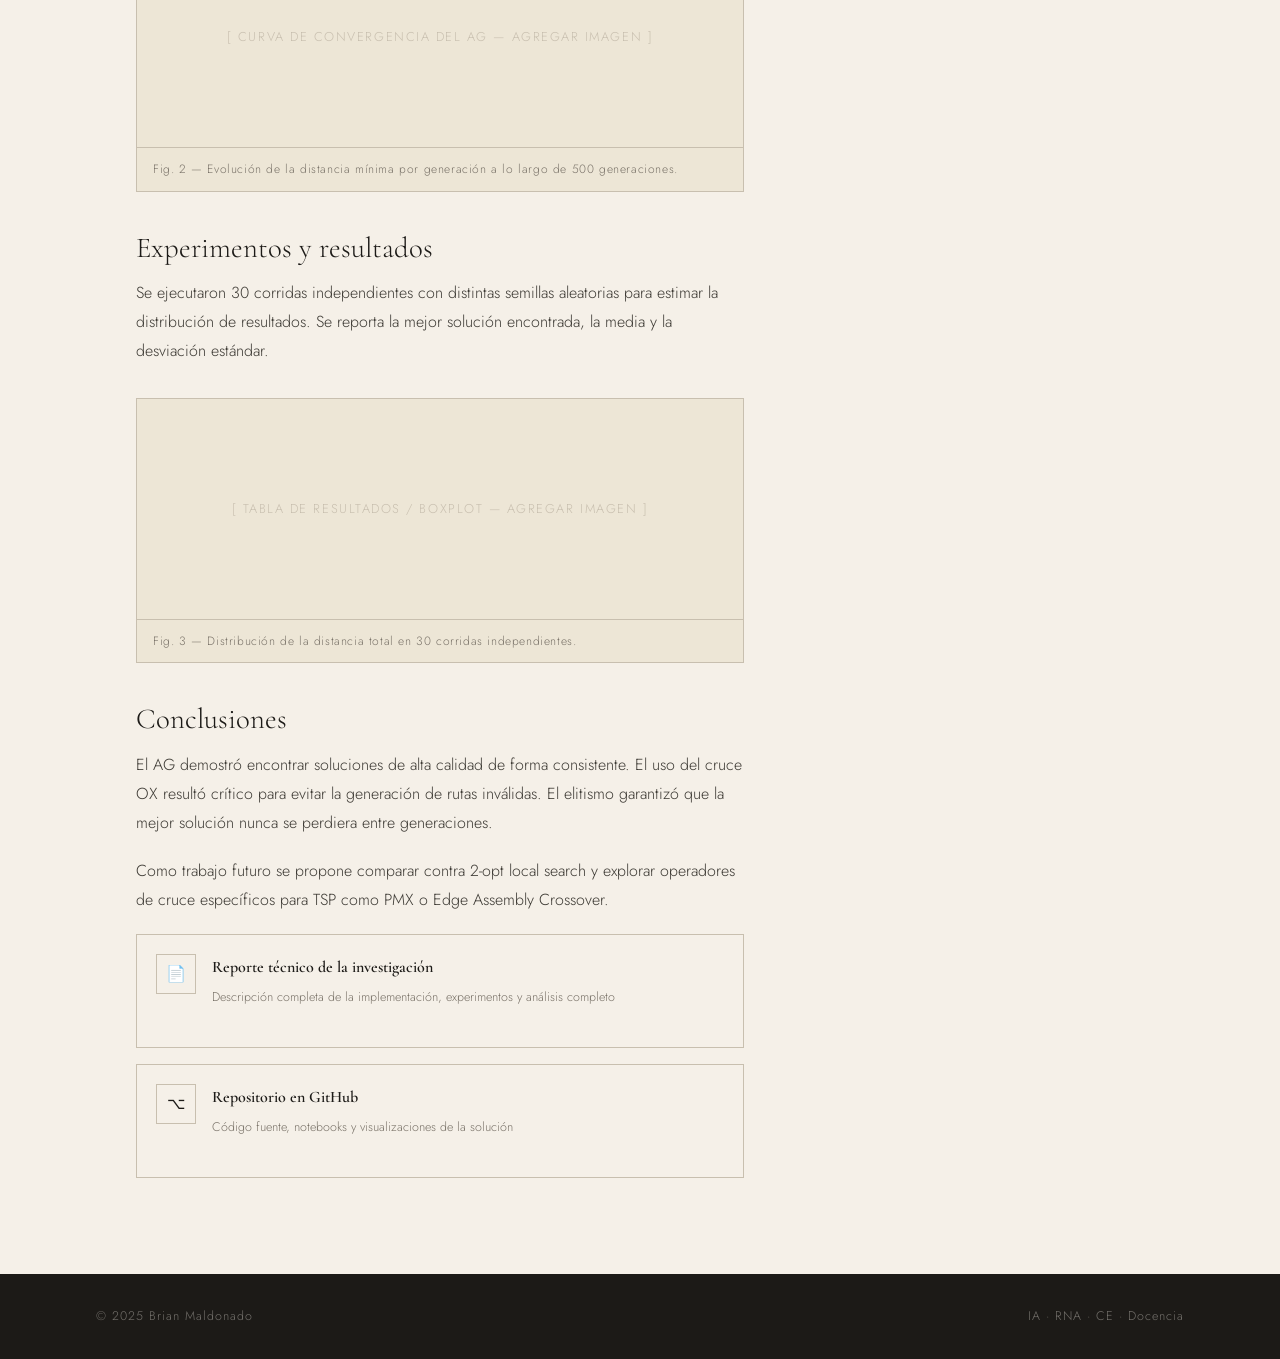
<file: projects/tsp-genetico.html>
<!DOCTYPE html>
<html lang="es">
<head>
  <meta charset="UTF-8"/>
  <meta name="viewport" content="width=device-width, initial-scale=1.0"/>
  <title>TSP con Algoritmos Genéticos · Brian Maldonado</title>
  <link rel="preconnect" href="https://fonts.googleapis.com">
  <link href="https://fonts.googleapis.com/css2?family=Cormorant+Garamond:ital,wght@0,300;0,400;0,600;1,300;1,400&family=Jost:wght@300;400;500&display=swap" rel="stylesheet">
  <link rel="stylesheet" href="../style.css">
</head>
<body>

<nav class="detail-nav">
  <a href="../index.html" class="nav-logo">B. Maldonado</a>
  <a href="../index.html#logros" class="back-link">Volver a proyectos</a>
</nav>

<div class="detail-hero">
  <p class="hero-tag">Computación Evolutiva · 2026 · Investigación</p>
  <h1>Resolución del <em>problema del agente viajero</em> con algoritmos genéticos</h1>
  <div class="detail-meta">
    <span>📅 2026</span>
    <span>🏷 CE · TSP · Python</span>
  </div>
</div>

<div class="detail-body">

  <article class="detail-content fade-up">

    <h2>Resumen</h2>
    <p>
      El Problema del Agente Viajero (TSP, por sus siglas en inglés) es uno de los problemas de
      optimización combinatoria más estudiados en la literatura. En este proyecto se implementó
      un Algoritmo Genético (AG) para encontrar rutas altamente eficientes entre 20 ciudades,
      manteniendo una ciudad de origen fija como restricción adicional.
    </p>

    <h2>Descripción del problema</h2>
    <p>
      Dado un conjunto de 20 ciudades con sus coordenadas geográficas, se busca la permutación
      de ciudades que minimiza la distancia total del recorrido, partiendo siempre de la misma
      ciudad de origen y retornando a ella al finalizar.
    </p>

    <figure class="detail-image">
      <div class="img-placeholder">[ Mapa de ciudades y ruta encontrada — agregar imagen ]</div>
      <figcaption>Fig. 1 — Visualización de la ruta óptima encontrada por el algoritmo genético sobre las 20 ciudades.</figcaption>
    </figure>

    <h2>Diseño del algoritmo genético</h2>
    <ul>
      <li><strong>Representación:</strong> permutación de índices de ciudades (excluyendo la ciudad fija de inicio/fin).</li>
      <li><strong>Función de aptitud:</strong> inverso de la distancia euclidiana total del recorrido completo.</li>
      <li><strong>Selección:</strong> torneo binario con presión selectiva ajustable.</li>
      <li><strong>Cruce:</strong> Ordered Crossover (OX) para preservar el orden relativo de las ciudades.</li>
      <li><strong>Mutación:</strong> swap mutation e inversión de subsecuencia con probabilidad 0.05.</li>
      <li><strong>Reemplazo:</strong> elitismo del 5 % de la población.</li>
    </ul>

    <figure class="detail-image">
      <div class="img-placeholder">[ Curva de convergencia del AG — agregar imagen ]</div>
      <figcaption>Fig. 2 — Evolución de la distancia mínima por generación a lo largo de 500 generaciones.</figcaption>
    </figure>

    <h2>Experimentos y resultados</h2>
    <p>
      Se ejecutaron 30 corridas independientes con distintas semillas aleatorias para estimar la
      distribución de resultados. Se reporta la mejor solución encontrada, la media y la desviación estándar.
    </p>

    <figure class="detail-image">
      <div class="img-placeholder">[ Tabla de resultados / boxplot — agregar imagen ]</div>
      <figcaption>Fig. 3 — Distribución de la distancia total en 30 corridas independientes.</figcaption>
    </figure>

    <h2>Conclusiones</h2>
    <p>
      El AG demostró encontrar soluciones de alta calidad de forma consistente. El uso del cruce OX
      resultó crítico para evitar la generación de rutas inválidas. El elitismo garantizó que la
      mejor solución nunca se perdiera entre generaciones.
    </p>
    <p>
      Como trabajo futuro se propone comparar contra 2-opt local search y explorar operadores de
      cruce específicos para TSP como PMX o Edge Assembly Crossover.
    </p>

    <a href="https://drive.google.com/file/d/165GEwc_PccyiR3-p5fl8zkol5JDnyEXT/view?usp=sharing" class="paper-card">
      <div class="paper-icon">📄</div>
      <div>
        <h4>Reporte técnico de la investigación</h4>
        <p>Descripción completa de la implementación, experimentos y análisis completo</p>
      </div>
    </a>

    <a href="https://github.com/FabrexG" target="_blank" class="paper-card">
      <div class="paper-icon">⌥</div>
      <div>
        <h4>Repositorio en GitHub</h4>
        <p>Código fuente, notebooks y visualizaciones de la solución</p>
      </div>
    </a>

  </article>

  <aside class="detail-sidebar fade-up">
    <div class="sidebar-block">
      <h3>Problema</h3>
      <div class="sidebar-stat">
        <div class="stat-number">20</div>
        <div class="stat-label">Ciudades</div>
      </div>
      <div class="sidebar-stat">
        <div class="stat-number">30</div>
        <div class="stat-label">Corridas independientes</div>
      </div>
    </div>
    <div class="sidebar-block">
      <h3>Tecnologías</h3>
      <span class="tag">Python</span>
      <span class="tag">NumPy</span>
      <span class="tag">Matplotlib</span>
      <span class="tag">PyGAD</span>
    </div>
    <div class="sidebar-block">
      <h3>Área</h3>
      <span class="tag">Computación Evolutiva</span>
      <span class="tag">Optimización combinatoria</span>
      <span class="tag">TSP</span>
    </div>
  </aside>

</div>

<footer>
  <span>© 2025 Brian Maldonado</span>
  <span>IA · RNA · CE · Docencia</span>
</footer>

<script>
  const obs = new IntersectionObserver((entries) => {
    entries.forEach((e, i) => {
      if (e.isIntersecting) { setTimeout(() => e.target.classList.add('visible'), i * 100); obs.unobserve(e.target); }
    });
  }, { threshold: 0.1 });
  document.querySelectorAll('.fade-up').forEach(el => obs.observe(el));
</script>
</body>
</html>
</file>
<file: style.css>
:root {
      --cream: #f5f0e8;
      --parchment: #ede6d6;
      --ink: #1c1a17;
      --ink-light: #3d3a34;
      --muted: #7a7369;
      --gold: #a07840;
      --gold-light: #c8a060;
      --rule: #c8bfaf;
      --white: #faf8f4;
    }

    *, *::before, *::after { box-sizing: border-box; margin: 0; padding: 0; }

    html { scroll-behavior: smooth; }

    body {
      background: var(--cream);
      color: var(--ink);
      font-family: 'Jost', sans-serif;
      font-weight: 300;
      font-size: 16px;
      line-height: 1.7;
    }

    /* ── NAV ── */
    nav {
      position: fixed; top: 0; left: 0; right: 0; z-index: 100;
      display: flex; align-items: center; justify-content: space-between;
      padding: 1.2rem 3rem;
      background: rgba(245,240,232,0.92);
      backdrop-filter: blur(8px);
      border-bottom: 1px solid var(--rule);
    }
    .nav-logo {
      font-family: 'Cormorant Garamond', serif;
      font-size: 1.1rem;
      font-weight: 600;
      letter-spacing: 0.04em;
      color: var(--ink);
      text-decoration: none;
    }
    .nav-links { display: flex; gap: 2rem; list-style: none; }
    .nav-links a {
      font-size: 0.78rem;
      letter-spacing: 0.12em;
      text-transform: uppercase;
      color: var(--muted);
      text-decoration: none;
      transition: color 0.2s;
    }
    .nav-links a:hover { color: var(--gold); }

    /* ── HERO ── */
    header {
      min-height: 100vh;
      display: flex; flex-direction: column; justify-content: flex-end;
      padding: 0 6rem 6rem;
      position: relative;
      overflow: hidden;
    }
    .hero-bg {
      position: absolute; inset: 0;
      background:
        radial-gradient(ellipse 80% 60% at 70% 30%, rgba(160,120,64,0.07) 0%, transparent 60%),
        linear-gradient(160deg, var(--cream) 60%, var(--parchment) 100%);
    }
    .hero-rule {
      position: absolute; top: 0; left: 6rem; right: 6rem; bottom: 0;
      border-left: 1px solid var(--rule);
      border-right: 1px solid var(--rule);
      pointer-events: none;
    }
    .hero-content { position: relative; max-width: 700px; }
    .hero-tag {
      font-size: 0.72rem;
      letter-spacing: 0.2em;
      text-transform: uppercase;
      color: var(--gold);
      margin-bottom: 1.5rem;
      display: flex; align-items: center; gap: 0.8rem;
    }
    .hero-tag::before {
      content: '';
      display: block; width: 2.5rem; height: 1px; background: var(--gold);
    }
    h1 {
      font-family: 'Cormorant Garamond', serif;
      font-size: clamp(3.2rem, 6vw, 5.5rem);
      font-weight: 300;
      line-height: 1.05;
      letter-spacing: -0.01em;
      margin-bottom: 1.6rem;
      color: var(--ink);
    }
    h1 em { font-style: italic; color: var(--gold); }
    .hero-sub {
      font-size: 1rem;
      color: var(--muted);
      max-width: 480px;
      margin-bottom: 2.8rem;
      line-height: 1.8;
    }
    .hero-ctas { display: flex; gap: 1rem; flex-wrap: wrap; }
    .btn-primary {
      display: inline-block;
      padding: 0.8rem 2rem;
      background: var(--ink);
      color: var(--cream);
      font-size: 0.78rem;
      letter-spacing: 0.12em;
      text-transform: uppercase;
      text-decoration: none;
      transition: background 0.25s;
    }
    .btn-primary:hover { background: var(--gold); }
    .btn-outline {
      display: inline-block;
      padding: 0.8rem 2rem;
      border: 1px solid var(--ink);
      color: var(--ink);
      font-size: 0.78rem;
      letter-spacing: 0.12em;
      text-transform: uppercase;
      text-decoration: none;
      transition: border-color 0.25s, color 0.25s;
    }
    .btn-outline:hover { border-color: var(--gold); color: var(--gold); }

    .scroll-hint {
      position: absolute; bottom: 2.5rem; right: 6rem;
      font-size: 0.68rem; letter-spacing: 0.18em; text-transform: uppercase;
      color: var(--muted);
      writing-mode: vertical-rl;
      display: flex; align-items: center; gap: 0.8rem;
    }
    .scroll-hint::after {
      content: '';
      display: block; width: 1px; height: 3rem; background: var(--rule);
    }

    /* ── SECTIONS ── */
    section { padding: 7rem 6rem; }
    section:nth-child(even) { background: var(--white); }

    .section-label {
      font-size: 0.68rem; letter-spacing: 0.22em; text-transform: uppercase;
      color: var(--gold); margin-bottom: 0.8rem;
      display: flex; align-items: center; gap: 0.8rem;
    }
    .section-label::before {
      content: ''; display: block; width: 1.8rem; height: 1px; background: var(--gold);
    }
    h2 {
      font-family: 'Cormorant Garamond', serif;
      font-size: clamp(2rem, 3.5vw, 3rem);
      font-weight: 300;
      line-height: 1.1;
      margin-bottom: 3rem;
      color: var(--ink);
    }
    h2 em { font-style: italic; }

    /* ── SOBRE MÍ ── */
    .about-grid {
      display: grid;
      grid-template-columns: 1fr 1fr;
      gap: 5rem;
      align-items: start;
    }
    .about-text p { color: var(--ink-light); margin-bottom: 1.2rem; font-size: 1.02rem; }
    .about-stats {
      display: grid; grid-template-columns: 1fr 1fr; gap: 2rem;
    }
    .stat-item {
      border-top: 1px solid var(--rule);
      padding-top: 1rem;
    }
    .stat-number {
      font-family: 'Cormorant Garamond', serif;
      font-size: 3rem; font-weight: 300;
      color: var(--gold); line-height: 1;
      margin-bottom: 0.3rem;
    }
    .stat-label {
      font-size: 0.72rem; letter-spacing: 0.12em; text-transform: uppercase;
      color: var(--muted);
    }

    /* ── HABILIDADES ── */
    .skills-grid {
      display: grid;
      grid-template-columns: repeat(3, 1fr);
      gap: 2rem;
    }
    .skill-card {
      padding: 2rem;
      border: 1px solid var(--rule);
      background: var(--cream);
      position: relative;
      transition: border-color 0.25s;
    }
    .skill-card:hover { border-color: var(--gold); }
    .skill-card::before {
      content: attr(data-num);
      position: absolute; top: 1.2rem; right: 1.5rem;
      font-family: 'Cormorant Garamond', serif;
      font-size: 2.5rem; font-weight: 300;
      color: var(--parchment);
    }
    .skill-icon { font-size: 1.5rem; margin-bottom: 1rem; }
    .skill-card h3 {
      font-family: 'Cormorant Garamond', serif;
      font-size: 1.25rem; font-weight: 600;
      margin-bottom: 0.8rem;
    }
    .skill-card p { font-size: 0.88rem; color: var(--muted); line-height: 1.7; }
    .skill-tags { display: flex; flex-wrap: wrap; gap: 0.4rem; margin-top: 1rem; }
    .tag {
      font-size: 0.65rem; letter-spacing: 0.1em; text-transform: uppercase;
      padding: 0.25rem 0.6rem;
      border: 1px solid var(--rule);
      color: var(--muted);
    }

    /* ── LOGROS ── */
    .projects-list { display: flex; flex-direction: column; gap: 0; }
    .project-item {
      display: grid;
      grid-template-columns: 80px 1fr auto;
      gap: 2rem;
      align-items: start;
      padding: 2.5rem 0;
      border-bottom: 1px solid var(--rule);
      transition: background 0.2s;
    }
    .project-item:first-child { border-top: 1px solid var(--rule); }
    .project-year {
      font-family: 'Cormorant Garamond', serif;
      font-size: 1.1rem; color: var(--muted); padding-top: 0.15rem;
    }
    .project-body h3 {
      font-family: 'Cormorant Garamond', serif;
      font-size: 1.35rem; font-weight: 600;
      margin-bottom: 0.5rem;
    }
    .project-body p { font-size: 0.9rem; color: var(--muted); max-width: 500px; }
    .project-badge {
      font-size: 0.65rem; letter-spacing: 0.12em; text-transform: uppercase;
      padding: 0.3rem 0.9rem;
      background: var(--gold);
      color: var(--white);
      white-space: nowrap;
      align-self: start;
    }
    .project-badge.alt {
      background: transparent;
      border: 1px solid var(--rule);
      color: var(--muted);
    }

    /* ── DOCENCIA ── */
    .teaching-intro {
      display: grid; grid-template-columns: 1fr 1fr; gap: 5rem; margin-bottom: 4rem;
    }
    .teaching-intro p { color: var(--ink-light); font-size: 1.02rem; }
    .teaching-cards {
      display: grid; grid-template-columns: repeat(3, 1fr); gap: 1.5rem;
    }
    .teaching-card {
      padding: 2rem 1.8rem;
      background: var(--parchment);
      border-top: 3px solid var(--gold);
    }
    .teaching-card h3 {
      font-family: 'Cormorant Garamond', serif;
      font-size: 1.15rem; font-weight: 600;
      margin-bottom: 0.6rem;
    }
    .teaching-card p { font-size: 0.85rem; color: var(--muted); }

    /* ── CONTACTO ── */
    .contact-grid {
      display: grid; grid-template-columns: 1fr 1fr; gap: 6rem; align-items: start;
    }
    .contact-text h2 { margin-bottom: 1.2rem; }
    .contact-text p { color: var(--muted); margin-bottom: 2rem; }
    .contact-links { display: flex; flex-direction: column; gap: 1.2rem; }
    .contact-link {
      display: flex; align-items: center; gap: 1rem;
      text-decoration: none; color: var(--ink);
      font-size: 0.9rem;
      border-bottom: 1px solid var(--rule);
      padding-bottom: 1.2rem;
      transition: color 0.2s;
    }
    .contact-link:hover { color: var(--gold); }
    .contact-link-icon {
      width: 2.2rem; height: 2.2rem;
      border: 1px solid var(--rule);
      display: flex; align-items: center; justify-content: center;
      font-size: 0.9rem; flex-shrink: 0;
      transition: border-color 0.2s, background 0.2s;
    }
    .contact-link:hover .contact-link-icon {
      border-color: var(--gold); background: var(--gold); color: var(--white);
    }
    .contact-link-label { font-size: 0.65rem; text-transform: uppercase; letter-spacing: 0.1em; color: var(--muted); display: block; }
    .contact-link-value { font-size: 0.95rem; }

    /* ── FOOTER ── */
    footer {
      background: var(--ink);
      color: var(--muted);
      padding: 2rem 6rem;
      display: flex; justify-content: space-between; align-items: center;
      font-size: 0.78rem; letter-spacing: 0.08em;
    }
    footer span { color: var(--cream); opacity: 0.4; }

    /* ── ANIMATIONS ── */
    .fade-up {
      opacity: 0; transform: translateY(28px);
      transition: opacity 0.7s ease, transform 0.7s ease;
    }
    .fade-up.visible { opacity: 1; transform: none; }

    /* ── RESPONSIVE ── */
    @media (max-width: 900px) {
      nav { padding: 1rem 1.5rem; }
      .nav-links { display: none; }
      header { padding: 6rem 1.8rem 4rem; }
      .hero-rule { display: none; }
      section { padding: 5rem 1.8rem; }
      .about-grid, .teaching-intro, .contact-grid { grid-template-columns: 1fr; gap: 2.5rem; }
      .skills-grid, .teaching-cards { grid-template-columns: 1fr 1fr; }
      .project-item { grid-template-columns: 60px 1fr; }
      .project-badge { display: none; }
      footer { flex-direction: column; gap: 0.5rem; padding: 1.5rem; }
      .scroll-hint { display: none; }
    }
    @media (max-width: 600px) {
      .skills-grid, .teaching-cards { grid-template-columns: 1fr; }
      .about-stats { grid-template-columns: 1fr 1fr; }
    }

    /* ── PROJECT DETAIL BUTTON ── */
    .project-link {
      display: inline-flex; align-items: center; gap: 0.5rem;
      margin-top: 1rem;
      font-size: 0.72rem; letter-spacing: 0.14em; text-transform: uppercase;
      color: var(--gold);
      text-decoration: none;
      border-bottom: 1px solid transparent;
      transition: border-color 0.2s, gap 0.2s;
      width: fit-content;
    }
    .project-link:hover { border-bottom-color: var(--gold); gap: 0.8rem; }
    .project-link::after { content: '→'; font-size: 0.85rem; }

    /* ── PROJECT DETAIL PAGE ── */
    .detail-nav {
      position: fixed; top: 0; left: 0; right: 0; z-index: 100;
      display: flex; align-items: center; justify-content: space-between;
      padding: 1.2rem 3rem;
      background: rgba(245,240,232,0.92);
      backdrop-filter: blur(8px);
      border-bottom: 1px solid var(--rule);
    }
    .detail-nav .nav-logo {
      font-family: 'Cormorant Garamond', serif;
      font-size: 1.1rem; font-weight: 600; letter-spacing: 0.04em;
      color: var(--ink); text-decoration: none;
    }
    .back-link {
      display: inline-flex; align-items: center; gap: 0.5rem;
      font-size: 0.72rem; letter-spacing: 0.14em; text-transform: uppercase;
      color: var(--muted); text-decoration: none;
      transition: color 0.2s, gap 0.2s;
    }
    .back-link::before { content: '←'; font-size: 0.85rem; }
    .back-link:hover { color: var(--gold); gap: 0.8rem; }

    .detail-hero {
      padding: 10rem 6rem 5rem;
      background: linear-gradient(160deg, var(--cream) 60%, var(--parchment) 100%);
      border-bottom: 1px solid var(--rule);
    }
    .detail-hero .hero-tag {
      font-size: 0.72rem; letter-spacing: 0.2em; text-transform: uppercase;
      color: var(--gold); margin-bottom: 1.2rem;
      display: flex; align-items: center; gap: 0.8rem;
    }
    .detail-hero .hero-tag::before {
      content: ''; display: block; width: 2.5rem; height: 1px; background: var(--gold);
    }
    .detail-hero h1 {
      font-family: 'Cormorant Garamond', serif;
      font-size: clamp(2rem, 4vw, 3.8rem);
      font-weight: 300; line-height: 1.1;
      margin-bottom: 1.5rem; color: var(--ink); max-width: 820px;
    }
    .detail-hero h1 em { font-style: italic; color: var(--gold); }
    .detail-meta {
      display: flex; gap: 2rem; flex-wrap: wrap;
      font-size: 0.78rem; letter-spacing: 0.1em; text-transform: uppercase;
      color: var(--muted);
    }
    .detail-meta span { display: flex; align-items: center; gap: 0.4rem; }

    .detail-body {
      display: grid;
      grid-template-columns: 1fr 320px;
      gap: 5rem;
      padding: 5rem 6rem;
      max-width: 1200px;
      margin: 0 auto;
    }
    .detail-content h2 {
      font-family: 'Cormorant Garamond', serif;
      font-size: 1.8rem; font-weight: 300;
      margin: 2.5rem 0 1rem; color: var(--ink);
    }
    .detail-content h2:first-child { margin-top: 0; }
    .detail-content p {
      color: var(--ink-light); font-size: 1rem; line-height: 1.8;
      margin-bottom: 1.2rem;
    }
    .detail-content ul {
      margin: 0 0 1.2rem 1.2rem; color: var(--ink-light);
      font-size: 1rem; line-height: 1.8;
    }
    .detail-content ul li { margin-bottom: 0.4rem; }

    /* Result highlight box */
    .result-box {
      background: var(--parchment);
      border-left: 3px solid var(--gold);
      padding: 1.5rem 2rem;
      margin: 2rem 0;
    }
    .result-box .result-number {
      font-family: 'Cormorant Garamond', serif;
      font-size: 2.8rem; font-weight: 300; color: var(--gold); line-height: 1;
    }
    .result-box .result-label {
      font-size: 0.75rem; letter-spacing: 0.12em; text-transform: uppercase;
      color: var(--muted); margin-top: 0.3rem;
    }
    .result-box p { margin-top: 0.8rem; margin-bottom: 0; font-size: 0.92rem; }

    /* Image placeholder / real images */
    .detail-image {
      width: 100%; border: 1px solid var(--rule);
      margin: 2rem 0; display: block;
      background: var(--parchment);
    }
    .detail-image img { width: 100%; display: block; }
    .detail-image figcaption {
      font-size: 0.75rem; color: var(--muted); padding: 0.7rem 1rem;
      border-top: 1px solid var(--rule); letter-spacing: 0.05em;
    }
    .img-placeholder {
      height: 220px; display: flex; align-items: center; justify-content: center;
      font-size: 0.8rem; color: var(--rule); letter-spacing: 0.12em; text-transform: uppercase;
    }

    /* Paper / resource card */
    .paper-card {
      display: flex; gap: 1rem; align-items: flex-start;
      padding: 1.2rem; border: 1px solid var(--rule);
      margin-bottom: 1rem; text-decoration: none; color: var(--ink);
      transition: border-color 0.2s;
    }
    .paper-card:hover { border-color: var(--gold); }
    .paper-icon {
      width: 2.5rem; height: 2.5rem; flex-shrink: 0;
      border: 1px solid var(--rule);
      display: flex; align-items: center; justify-content: center;
      font-size: 1rem;
    }
    .paper-card h4 {
      font-family: 'Cormorant Garamond', serif;
      font-size: 1rem; font-weight: 600; margin-bottom: 0.3rem;
    }
    .paper-card p { font-size: 0.78rem; color: var(--muted); }

    /* Sidebar */
    .detail-sidebar { padding-top: 0; }
    .sidebar-block {
      border-top: 1px solid var(--rule); padding-top: 1.5rem; margin-bottom: 2rem;
    }
    .sidebar-block h3 {
      font-size: 0.68rem; letter-spacing: 0.18em; text-transform: uppercase;
      color: var(--gold); margin-bottom: 1rem;
    }
    .sidebar-block .tag { display: inline-block; margin: 0.2rem; }
    .sidebar-stat { margin-bottom: 1rem; }
    .sidebar-stat .stat-number {
      font-family: 'Cormorant Garamond', serif;
      font-size: 2rem; font-weight: 300; color: var(--gold); line-height: 1;
    }
    .sidebar-stat .stat-label {
      font-size: 0.68rem; letter-spacing: 0.1em; text-transform: uppercase; color: var(--muted);
    }

    @media (max-width: 900px) {
      .detail-nav { padding: 1rem 1.5rem; }
      .detail-hero { padding: 8rem 1.8rem 3rem; }
      .detail-body { grid-template-columns: 1fr; gap: 3rem; padding: 3rem 1.8rem; }
      .detail-sidebar { border-top: 1px solid var(--rule); padding-top: 2rem; }
    }
</file>
